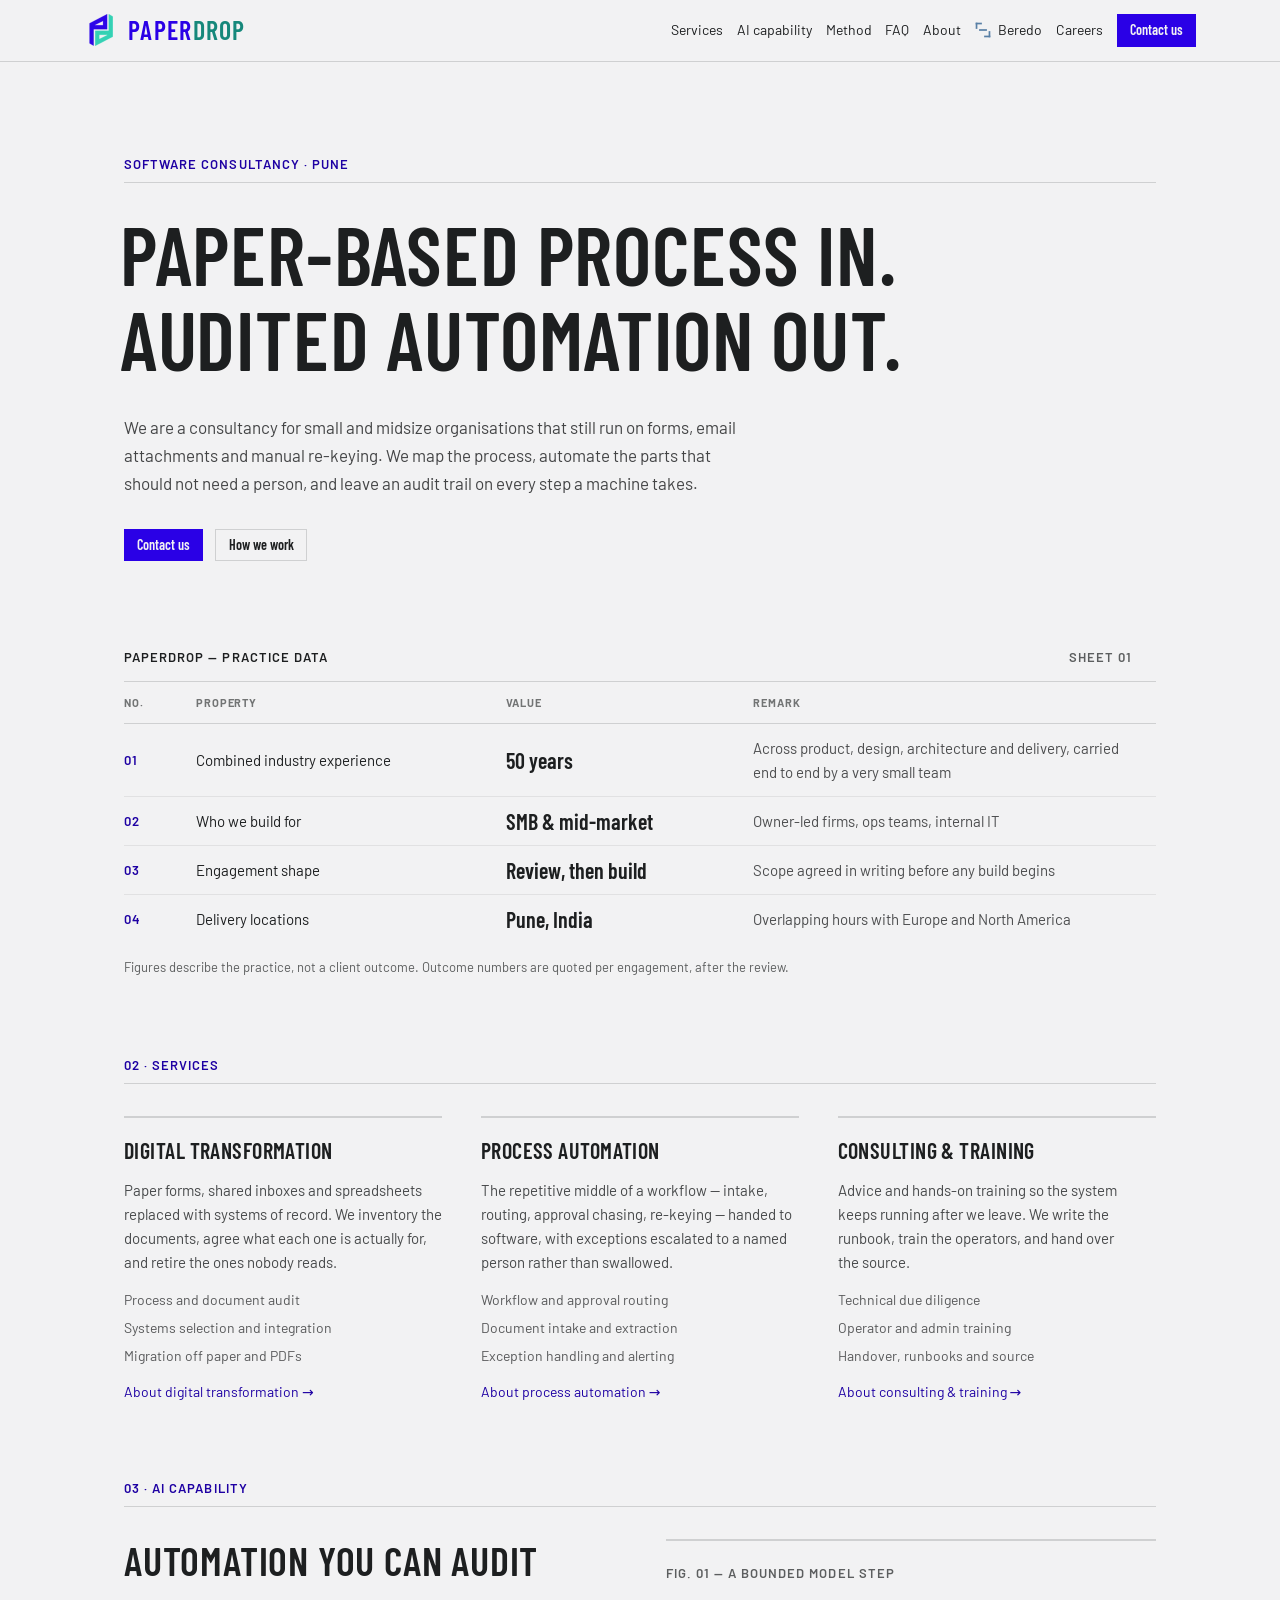
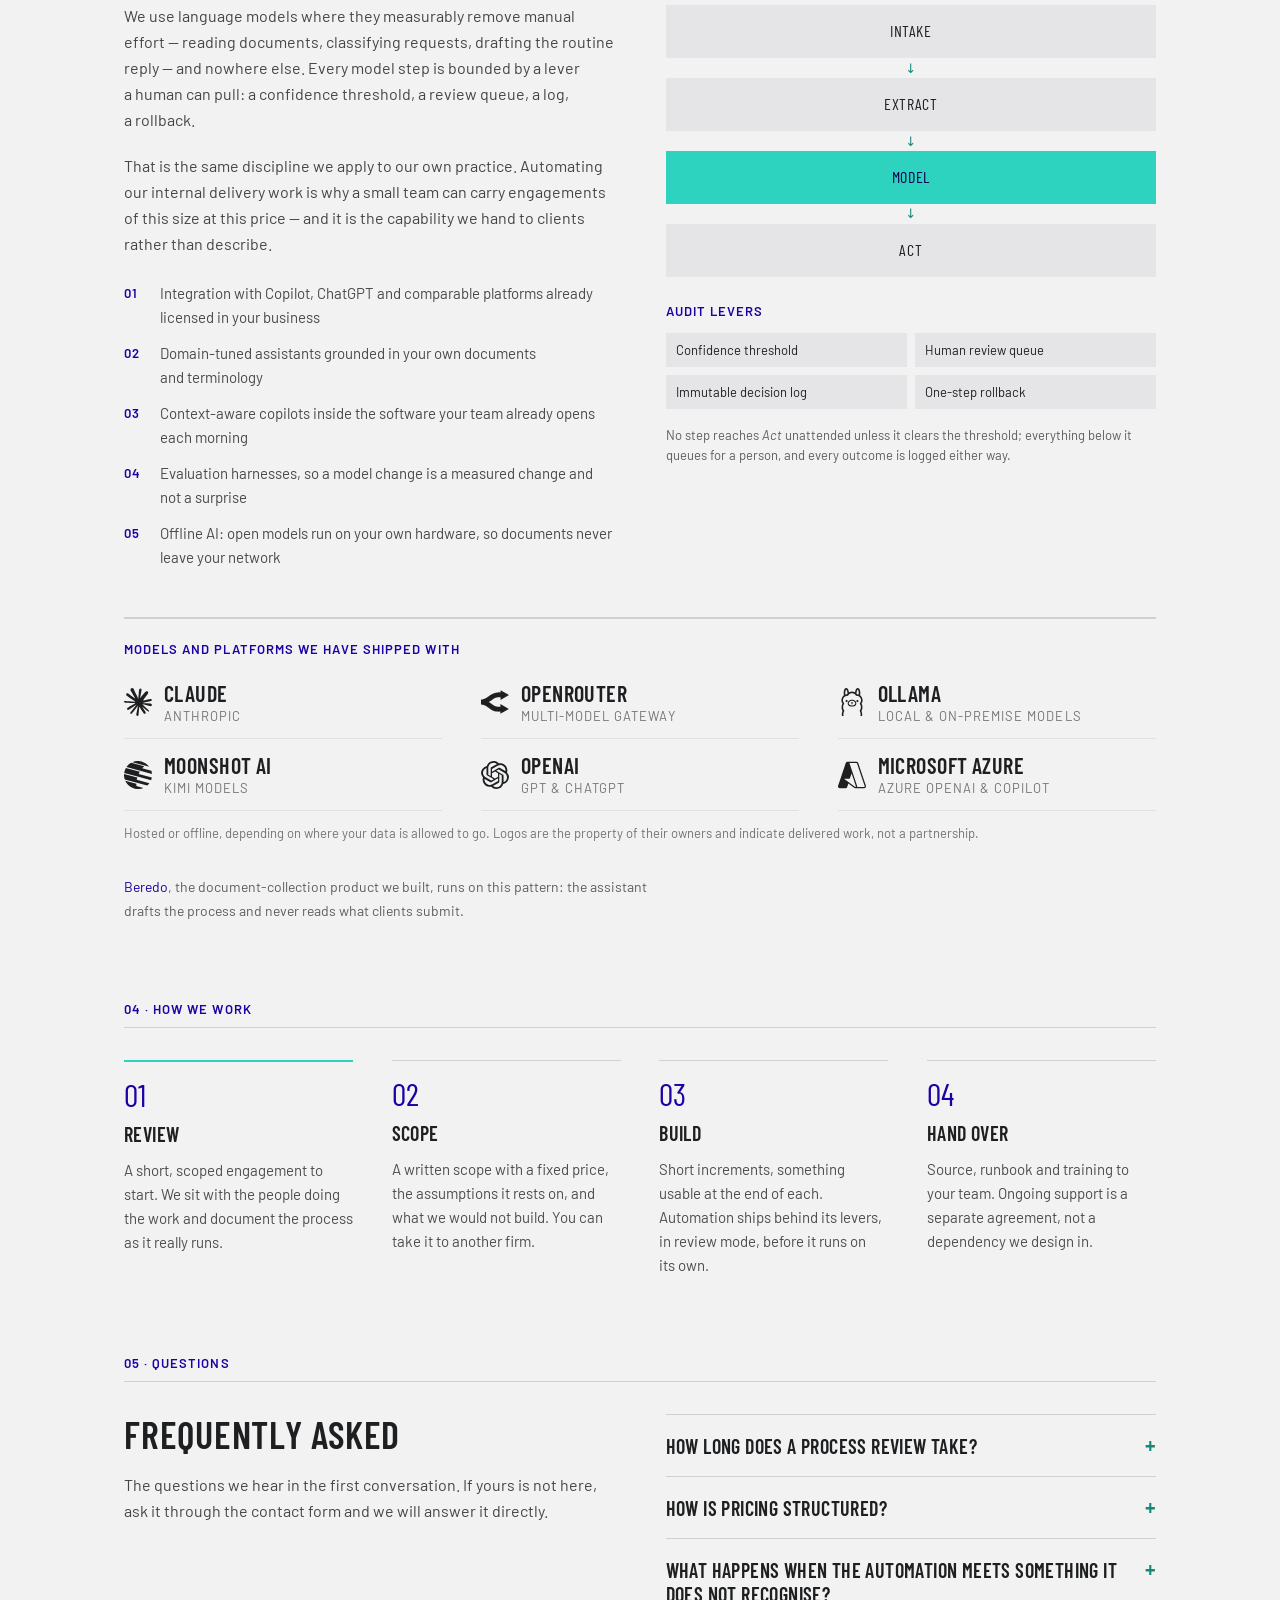
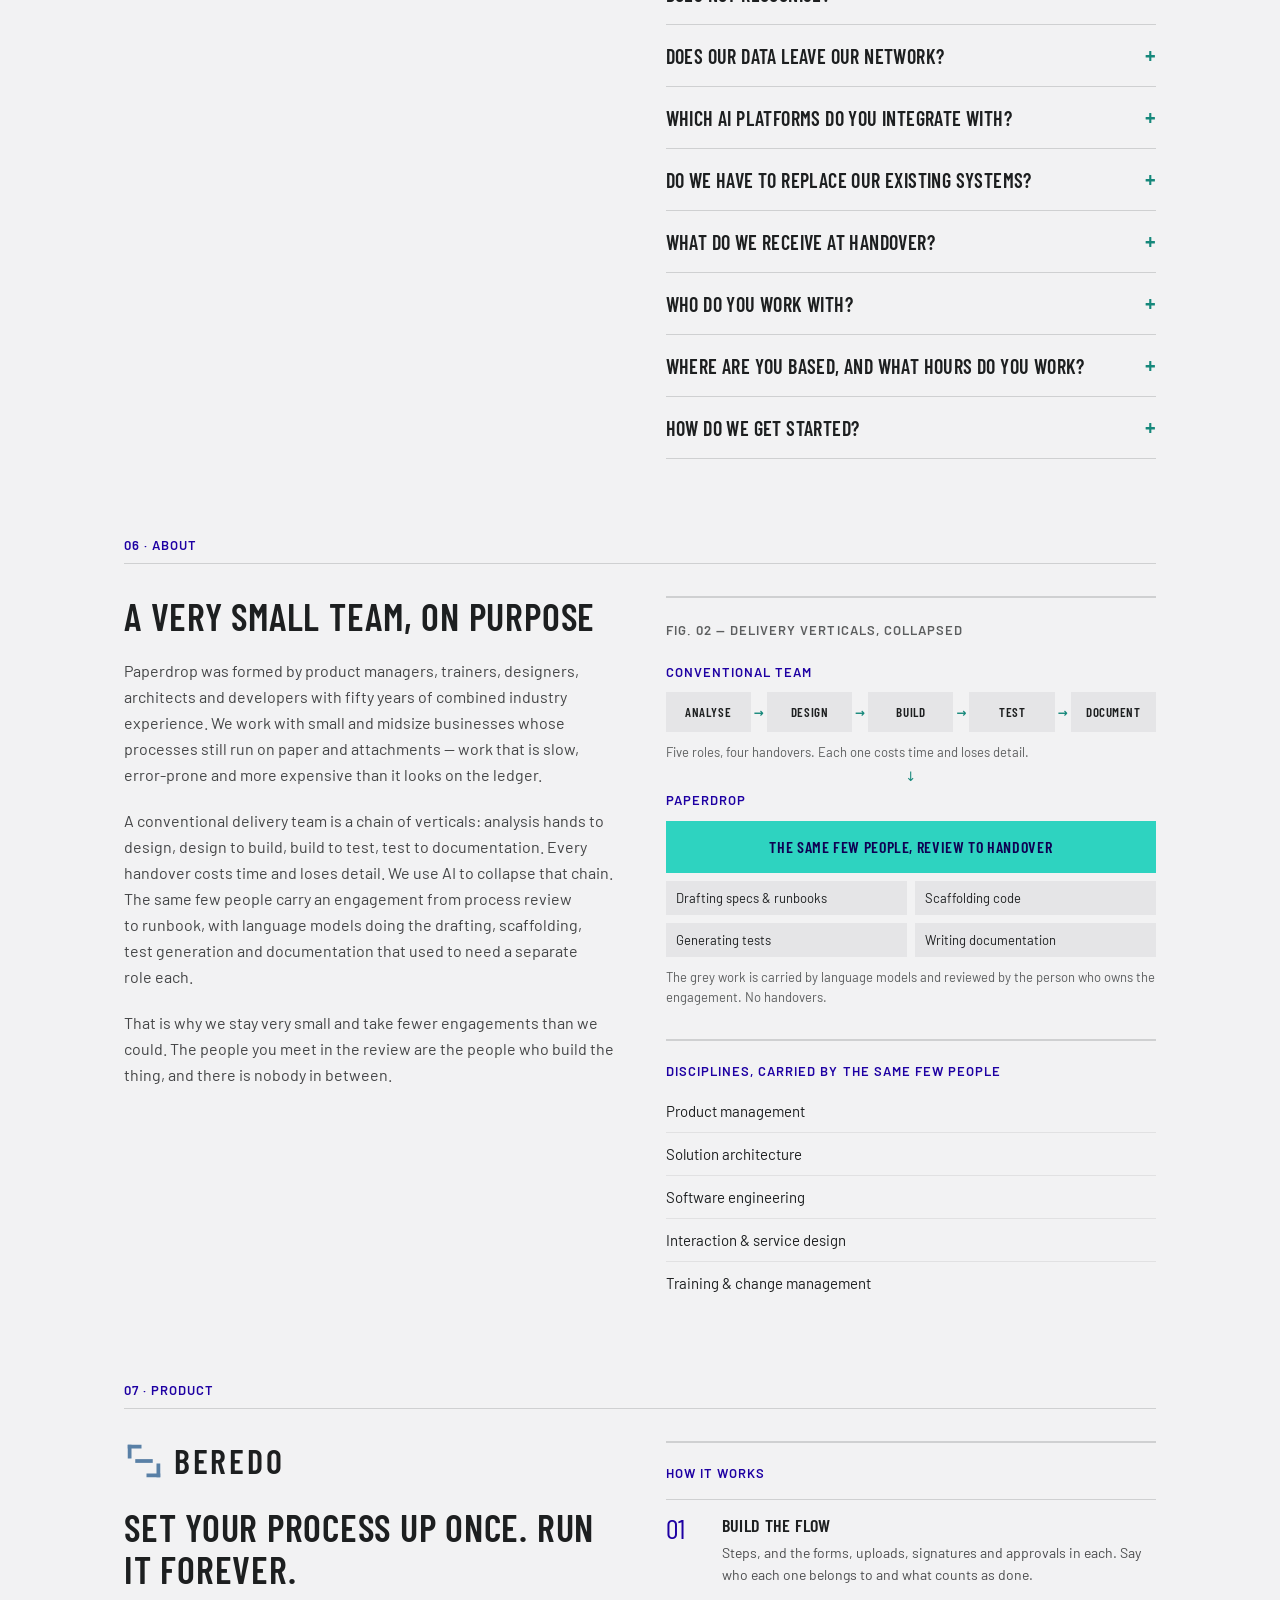
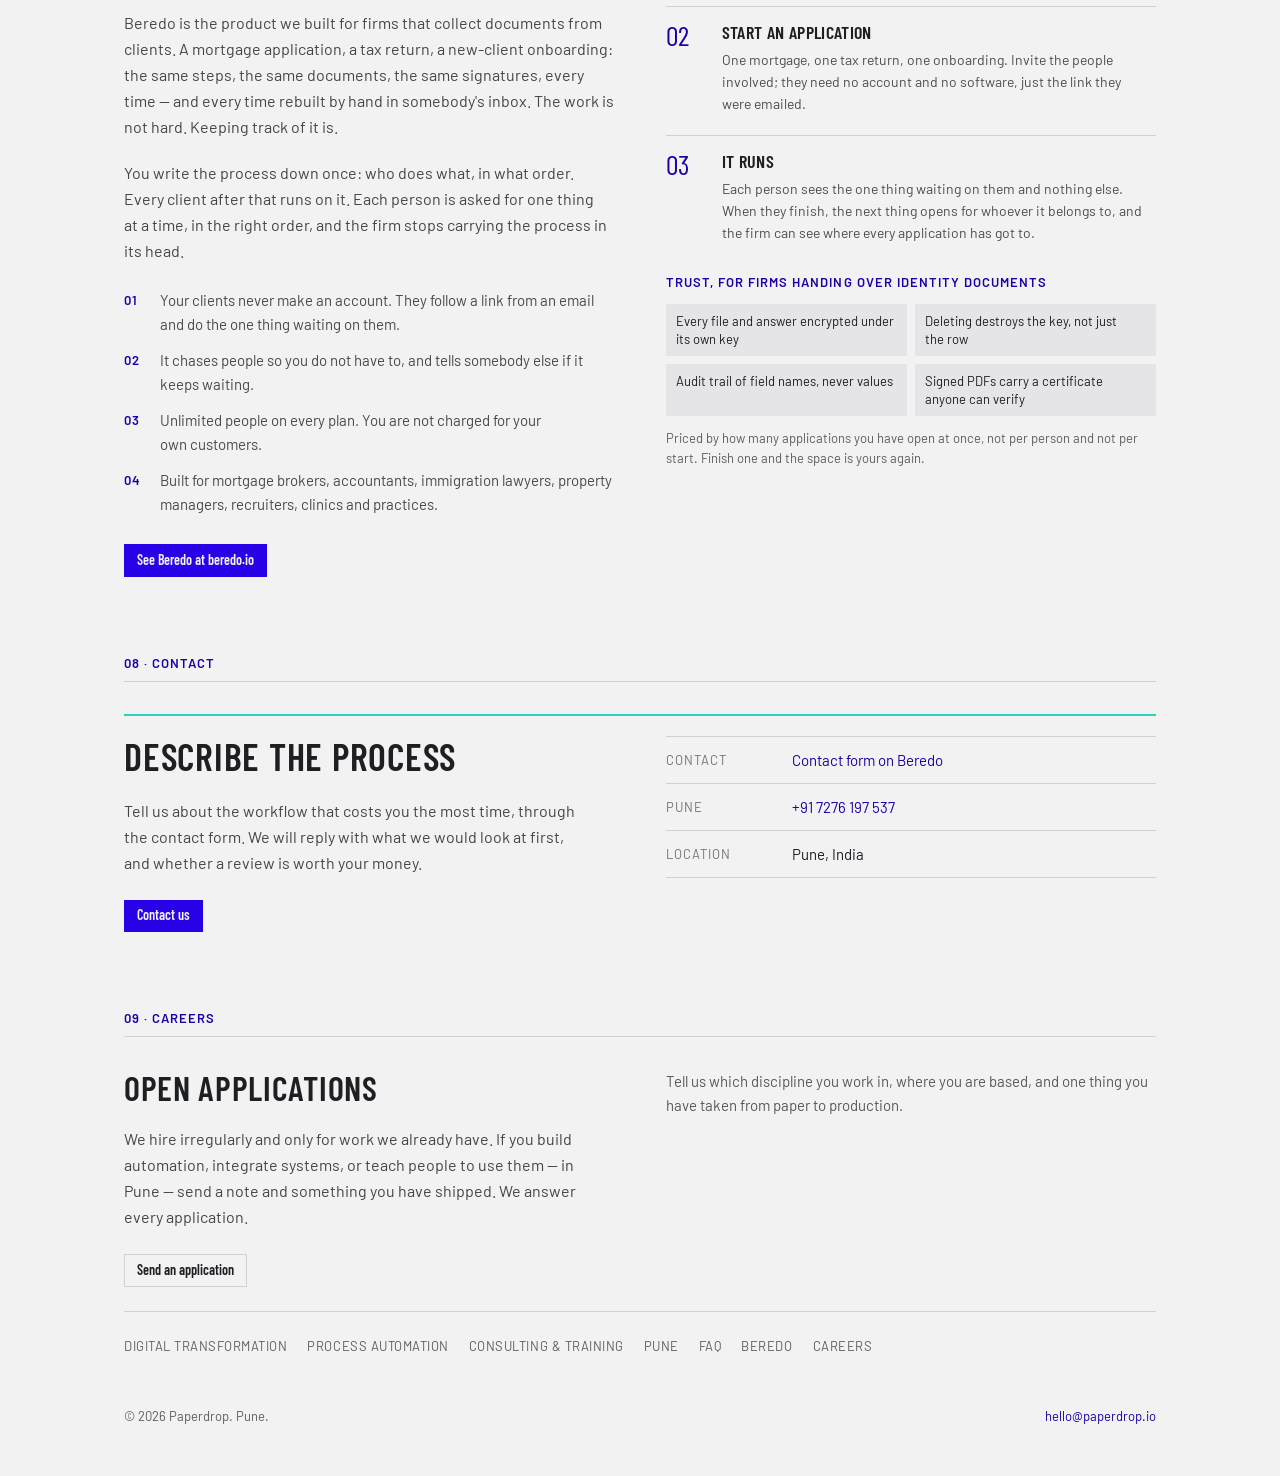
<file: index.html>
<!DOCTYPE html>
<html lang="en">
<head>
<meta charset="utf-8">
<meta name="viewport" content="width=device-width, initial-scale=1">
<title>Paperdrop — process automation &amp; AI consultancy | Pune</title>
<meta name="description" content="Paperdrop is a software consultancy for small and midsize businesses running on paper, forms and manual re-keying. We map the process, automate what should not need a person, and leave an audit trail on every step." />
<meta name="author" content="Paperdrop" />
<meta name="robots" content="index, follow, max-image-preview:large" />
<link rel="canonical" href="https://paperdrop.io/" />
<link rel="icon" type="image/png" href="assets/mark.png" />
<link rel="apple-touch-icon" sizes="180x180" href="assets/apple-touch-icon.png" />
<meta property="og:type" content="website" />
<meta property="og:site_name" content="Paperdrop" />
<meta property="og:url" content="https://paperdrop.io/" />
<meta property="og:title" content="Paperdrop — process automation &amp; AI consultancy" />
<meta property="og:description" content="Paper-based process in, audited automation out. Digital transformation, process automation and AI for small and midsize businesses. Based in Pune, India." />
<meta property="og:image" content="https://paperdrop.io/assets/og.png" />
<meta property="og:image:width" content="1200" />
<meta property="og:image:height" content="630" />
<meta property="og:locale" content="en_CA" />
<meta name="twitter:card" content="summary_large_image" />
<meta name="twitter:title" content="Paperdrop — process automation &amp; AI consultancy" />
<meta name="twitter:description" content="Paper-based process in, audited automation out. Digital transformation, process automation and AI for small and midsize businesses." />
<meta name="twitter:image" content="https://paperdrop.io/assets/og.png" />
<meta name="theme-color" content="#f2f2f3" />
<script type="application/ld+json">
{
  "@context": "https://schema.org",
  "@type": "ProfessionalService",
  "@id": "https://paperdrop.io/#organization",
  "name": "Paperdrop",
  "url": "https://paperdrop.io/",
  "logo": "https://paperdrop.io/assets/mark.png",
  "image": "https://paperdrop.io/assets/og.png",
  "description": "Software consultancy specialising in digital transformation, process automation and auditable AI for small and midsize businesses.",
  "email": "hello@paperdrop.io",
  "sameAs": [
    "https://github.com/paperdropio",
    "https://beredo.io/"
  ],
  "areaServed": ["CA", "US", "IN"],
  "address": [
    { "@type": "PostalAddress", "addressLocality": "Pune", "addressRegion": "MH", "addressCountry": "IN" }
  ],
  "contactPoint": [
    { "@type": "ContactPoint", "contactType": "sales", "telephone": "+91-7276197537", "email": "hello@paperdrop.io", "areaServed": "IN" }
  ],
  "knowsAbout": ["Digital transformation", "Business process automation", "Document automation", "Large language models", "AI integration", "Workflow software"],
  "makesOffer": {
    "@type": "Offer",
    "itemOffered": {
      "@type": "SoftwareApplication",
      "name": "Beredo",
      "url": "https://beredo.io/",
      "applicationCategory": "BusinessApplication",
      "operatingSystem": "Web",
      "description": "Document collection that shows whose turn it is. Set a multi-party process up once and run every client on it; clients follow an emailed link and never make an account."
    }
  },
  "hasOfferCatalog": {
    "@type": "OfferCatalog",
    "name": "Services",
    "itemListElement": [
      { "@type": "Offer", "itemOffered": { "@type": "Service", "name": "Digital transformation", "description": "Paper forms, shared inboxes and spreadsheets replaced with systems of record." } },
      { "@type": "Offer", "itemOffered": { "@type": "Service", "name": "Process automation", "description": "Intake, routing, approval chasing and re-keying handed to software, with exceptions escalated to a named person." } },
      { "@type": "Offer", "itemOffered": { "@type": "Service", "name": "Consulting and training", "description": "Technical due diligence, operator training, runbooks and handover." } },
      { "@type": "Offer", "itemOffered": { "@type": "Service", "name": "AI and LLM integration", "description": "Bounded, auditable model steps integrated with Copilot, ChatGPT, Claude, Azure OpenAI and comparable platforms, hosted or run offline on your own hardware." } }
    ]
  }
}
</script>
<script type="application/ld+json">
{
  "@context": "https://schema.org",
  "@type": "FAQPage",
  "@id": "https://paperdrop.io/#faq",
  "mainEntity": [
    {
      "@type": "Question",
      "name": "How long does a process review take?",
      "acceptedAnswer": {
        "@type": "Answer",
        "text": "A review is deliberately short. We sit with the people doing the work, document the process as it actually runs, and return a written scope. How long that takes depends on how many teams and documents are involved, so we agree the length and price of the review itself before it starts."
      }
    },
    {
      "@type": "Question",
      "name": "How is pricing structured?",
      "acceptedAnswer": {
        "@type": "Answer",
        "text": "The review is priced on its own. It ends with a written scope that carries a fixed price, the assumptions it rests on, and a list of what we would not build. You can take that scope to another firm. Ongoing support after handover is a separate agreement if you want one."
      }
    },
    {
      "@type": "Question",
      "name": "What happens when the automation meets something it does not recognise?",
      "acceptedAnswer": {
        "@type": "Answer",
        "text": "It stops and asks. Every model step runs behind a confidence threshold; anything below it queues for a named person with the context attached, and every outcome, human or machine, is written to an immutable log and can be rolled back in one step. Nothing is silently dropped."
      }
    },
    {
      "@type": "Question",
      "name": "Does our data leave our network?",
      "acceptedAnswer": {
        "@type": "Answer",
        "text": "Only if you decide it can. Where documents must stay on your premises or in your country, we run open models on your own hardware and integrate with the local regions of the platforms you already license. Beredo, our own product, is built so the assistant never reads what clients submit."
      }
    },
    {
      "@type": "Question",
      "name": "Which AI platforms do you integrate with?",
      "acceptedAnswer": {
        "@type": "Answer",
        "text": "The ones already licensed in your business where possible: Microsoft Copilot and Azure OpenAI, ChatGPT and the OpenAI API, Anthropic's Claude, and multi-model gateways such as OpenRouter. For offline work we run open models through Ollama. We have shipped with each of these."
      }
    },
    {
      "@type": "Question",
      "name": "Do we have to replace our existing systems?",
      "acceptedAnswer": {
        "@type": "Answer",
        "text": "Usually not. Digital transformation starts with an inventory of every document, form and spreadsheet in the process and a decision about what each one is for. We retire what nobody reads, keep the systems that are sound, and integrate rather than replace wherever we can."
      }
    },
    {
      "@type": "Question",
      "name": "What do we receive at handover?",
      "acceptedAnswer": {
        "@type": "Answer",
        "text": "Source code, configuration, a runbook for day-to-day operation and exception handling, and training for the operators and administrators who will run it. The system is yours to run without us. We would rather leave a trained team than a support dependency."
      }
    },
    {
      "@type": "Question",
      "name": "Who do you work with?",
      "acceptedAnswer": {
        "@type": "Answer",
        "text": "Small and midsize organisations: owner-led firms, operations teams and internal IT whose processes still run on paper, attachments and manual re-keying. We are a very small team by design and take fewer engagements than we could, so the people you meet in the review are the people who build."
      }
    },
    {
      "@type": "Question",
      "name": "Where are you based, and what hours do you work?",
      "acceptedAnswer": {
        "@type": "Answer",
        "text": "Pune, India, with working hours that overlap Europe and North America. The people you meet in the review are the people who build, and the same log follows the work from first meeting to handover. See the Pune page."
      }
    },
    {
      "@type": "Question",
      "name": "How do we get started?",
      "acceptedAnswer": {
        "@type": "Answer",
        "text": "Describe the workflow that costs you the most time through the contact form. We reply with what we would look at first and an honest view on whether a review is worth your money."
      }
    }
  ]
}
</script>
<link rel="preconnect" href="https://fonts.googleapis.com">
<link rel="preconnect" href="https://fonts.gstatic.com" crossorigin>
<link rel="stylesheet" href="https://fonts.googleapis.com/css2?family=Barlow:wght@400;500;700&family=Barlow+Condensed:wght@400;600&display=swap">
<link rel="stylesheet" href="assets/industry.css">
<link rel="stylesheet" href="assets/site.css">
</head>
<body>

<nav id="top" class="nav" style="position:sticky;top:0;z-index:20;background:var(--color-bg);border-bottom:1px solid var(--color-divider);padding-inline:max(24px, calc((100% - 1160px) / 2 + 24px))">
  <a class="nav-brand" href="#top" aria-label="Paperdrop — back to top" style="display:flex;align-items:center;gap:10px;letter-spacing:0.05em;text-transform:uppercase;font-size:26px">
    <img src="assets/mark-68.png" alt="" width="34" height="34" style="display:block;object-fit:contain" />
    <span><span style="color:var(--color-accent)">Paper</span><span style="color:var(--color-accent-2-700)">drop</span></span>
  </a>
  <a href="#services">Services</a>
  <a href="#ai">AI capability</a>
  <a href="#method">Method</a>
  <a href="#faq">FAQ</a>
  <a href="#about">About</a>
  <a class="nav-product" href="#beredo"><img src="assets/logos/beredo.svg" alt="" width="18" height="18" />Beredo</a>
  <a href="#careers">Careers</a>
  <a class="btn btn-primary" href="https://beredo.io/start/EKQK-JEYX" target="_blank" rel="noopener" style="color:var(--color-bg)">Contact us</a>
</nav>

<div style="max-width:1160px;margin:0 auto;padding:0 clamp(20px,5vw,64px)">

  <section style="padding:96px 0 72px">
    <span style="display:block;font-size:13px;line-height:12px;letter-spacing:0.08em;text-transform:uppercase;font-weight:600;color:var(--color-accent-700);margin:0 0 12px">Software consultancy · Pune</span>
    <hr style="height:1px;border:0;margin:0 0 28px;background:var(--color-divider)" />
    <h1 style="font-family:var(--font-heading);font-weight:var(--font-heading-weight);font-size:clamp(44px,6.4vw,88px);line-height:1.04;letter-spacing:0.01em;text-transform:uppercase;margin:0 0 0 -0.052em">
      <span style="display:block">Paper-based process in.</span>
      <span style="display:block">Audited automation out.</span>
    </h1>
    <p style="font-size:17px;line-height:28px;max-width:62ch;margin:32px 0 0;color:color-mix(in srgb, var(--color-text) 82%, transparent)">
      We are a consultancy for small and midsize organisations that still run on forms, email attachments and manual re-keying. We map the process, automate the parts that should not need a person, and leave an audit trail on every step a machine takes.
    </p>
    <div style="display:flex;gap:12px;flex-wrap:wrap;margin-top:32px">
      <a class="btn btn-primary" href="https://beredo.io/start/EKQK-JEYX" target="_blank" rel="noopener" style="color:var(--color-bg)">Contact us</a>
      <a class="btn btn-secondary" href="#method">How we work</a>
    </div>
  </section>

  <section aria-label="Practice data" style="padding:0 0 80px">
    <div>

      <header style="display:flex;flex-wrap:wrap;align-items:stretch;border-bottom:1px solid var(--color-divider)">
        <span style="flex:1;min-width:16ch;padding:12px 0;font-size:13px;line-height:24px;letter-spacing:0.08em;text-transform:uppercase;font-weight:600">Paperdrop — practice data</span>
        <span style="padding:12px 24px;font-size:13px;line-height:24px;letter-spacing:0.08em;text-transform:uppercase;font-weight:600;white-space:nowrap;color:color-mix(in srgb, var(--color-text) 70%, transparent)">Sheet 01</span>
      </header>
      <div class="table-scroll">
      <table class="table" style="table-layout:fixed">
        <colgroup><col style="width:72px" /><col style="width:30%" /><col style="width:24%" /><col /></colgroup>
        <thead>
          <tr>
            <th scope="col" style="padding:12px 24px 12px 0">No.</th>
            <th scope="col" style="padding:12px 24px 12px 0">Property</th>
            <th scope="col" style="padding:12px 24px 12px 0">Value</th>
            <th scope="col" style="padding:12px 24px 12px 0">Remark</th>
          </tr>
        </thead>
        <tbody>
          <tr>
            <td style="padding:12px 24px 12px 0;font-size:13px;font-weight:600;letter-spacing:0.08em;color:var(--color-accent-700)">01</td>
            <td style="padding:12px 24px 12px 0;font-size:15px;line-height:24px">Combined industry experience</td>
            <td style="padding:12px 24px 12px 0;font-family:var(--font-heading);font-weight:var(--font-heading-weight);font-size:22px;line-height:24px;white-space:nowrap">50 years</td>
            <td style="padding:12px 24px 12px 0;font-size:15px;line-height:24px;color:color-mix(in srgb, var(--color-text) 78%, transparent)">Across product, design, architecture and delivery, carried end to end by a very small team</td>
          </tr>
          <tr>
            <td style="padding:12px 24px 12px 0;font-size:13px;font-weight:600;letter-spacing:0.08em;color:var(--color-accent-700)">02</td>
            <td style="padding:12px 24px 12px 0;font-size:15px;line-height:24px">Who we build for</td>
            <td style="padding:12px 24px 12px 0;font-family:var(--font-heading);font-weight:var(--font-heading-weight);font-size:22px;line-height:24px;white-space:nowrap">SMB &amp; mid-market</td>
            <td style="padding:12px 24px 12px 0;font-size:15px;line-height:24px;color:color-mix(in srgb, var(--color-text) 78%, transparent)">Owner-led firms, ops teams, internal IT</td>
          </tr>
          <tr>
            <td style="padding:12px 24px 12px 0;font-size:13px;font-weight:600;letter-spacing:0.08em;color:var(--color-accent-700)">03</td>
            <td style="padding:12px 24px 12px 0;font-size:15px;line-height:24px">Engagement shape</td>
            <td style="padding:12px 24px 12px 0;font-family:var(--font-heading);font-weight:var(--font-heading-weight);font-size:22px;line-height:24px;white-space:nowrap">Review, then build</td>
            <td style="padding:12px 24px 12px 0;font-size:15px;line-height:24px;color:color-mix(in srgb, var(--color-text) 78%, transparent)">Scope agreed in writing before any build begins</td>
          </tr>
          <tr>
            <td style="padding:12px 24px 12px 0;font-size:13px;font-weight:600;letter-spacing:0.08em;color:var(--color-accent-700);border-bottom:0">04</td>
            <td style="padding:12px 24px 12px 0;font-size:15px;line-height:24px;border-bottom:0">Delivery locations</td>
            <td style="padding:12px 24px 12px 0;font-family:var(--font-heading);font-weight:var(--font-heading-weight);font-size:22px;line-height:24px;white-space:nowrap;border-bottom:0">Pune, India</td>
            <td style="padding:12px 24px 12px 0;font-size:15px;line-height:24px;color:color-mix(in srgb, var(--color-text) 78%, transparent);border-bottom:0">Overlapping hours with Europe and North America</td>
          </tr>
        </tbody>
      </table>
      </div>
      <p style="margin:0;padding:12px 0 0;font-size:13px;line-height:24px;color:color-mix(in srgb, var(--color-text) 70%, transparent)">Figures describe the practice, not a client outcome. Outcome numbers are quoted per engagement, after the review.</p>
    </div>
  </section>

  <section id="services" style="padding:0 0 80px">
    <span style="display:block;font-size:13px;line-height:12px;letter-spacing:0.08em;text-transform:uppercase;font-weight:600;color:var(--color-accent-700);margin:0 0 12px">02 · Services</span>
    <hr style="height:1px;border:0;margin:0 0 32px;background:var(--color-divider)" />
    <div style="display:grid;grid-template-columns:repeat(auto-fit,minmax(260px,1fr));gap:clamp(24px,3vw,48px)">
      <div style="border-top:2px solid var(--color-divider);padding-top:20px">

        <h2 style="font-family:var(--font-heading);font-weight:var(--font-heading-weight);font-size:22px;line-height:24px;letter-spacing:0.02em;text-transform:uppercase;margin:0"><a class="card-link" href="/digital-transformation/">Digital transformation</a></h2>
        <p style="font-size:15px;line-height:24px;margin:16px 0 0;color:color-mix(in srgb, var(--color-text) 80%, transparent)">Paper forms, shared inboxes and spreadsheets replaced with systems of record. We inventory the documents, agree what each one is actually for, and retire the ones nobody reads.</p>
        <ul style="margin:16px 0 0;padding:0;list-style:none;display:grid;gap:8px;font-size:14px;line-height:20px;color:color-mix(in srgb, var(--color-text) 72%, transparent)">
          <li>Process and document audit</li>
          <li>Systems selection and integration</li>
          <li>Migration off paper and PDFs</li>
        </ul>
        <p style="margin:16px 0 0;font-size:14px;line-height:20px"><a href="/digital-transformation/">About digital transformation →</a></p>
      </div>
      <div style="border-top:2px solid var(--color-divider);padding-top:20px">

        <h2 style="font-family:var(--font-heading);font-weight:var(--font-heading-weight);font-size:22px;line-height:24px;letter-spacing:0.02em;text-transform:uppercase;margin:0"><a class="card-link" href="/process-automation/">Process automation</a></h2>
        <p style="font-size:15px;line-height:24px;margin:16px 0 0;color:color-mix(in srgb, var(--color-text) 80%, transparent)">The repetitive middle of a workflow — intake, routing, approval chasing, re-keying — handed to software, with exceptions escalated to a named person rather than swallowed.</p>
        <ul style="margin:16px 0 0;padding:0;list-style:none;display:grid;gap:8px;font-size:14px;line-height:20px;color:color-mix(in srgb, var(--color-text) 72%, transparent)">
          <li>Workflow and approval routing</li>
          <li>Document intake and extraction</li>
          <li>Exception handling and alerting</li>
        </ul>
        <p style="margin:16px 0 0;font-size:14px;line-height:20px"><a href="/process-automation/">About process automation →</a></p>
      </div>
      <div style="border-top:2px solid var(--color-divider);padding-top:20px">

        <h2 style="font-family:var(--font-heading);font-weight:var(--font-heading-weight);font-size:22px;line-height:24px;letter-spacing:0.02em;text-transform:uppercase;margin:0"><a class="card-link" href="/consulting-training/">Consulting &amp; training</a></h2>
        <p style="font-size:15px;line-height:24px;margin:16px 0 0;color:color-mix(in srgb, var(--color-text) 80%, transparent)">Advice and hands-on training so the system keeps running after we leave. We write the runbook, train the operators, and hand over the source.</p>
        <ul style="margin:16px 0 0;padding:0;list-style:none;display:grid;gap:8px;font-size:14px;line-height:20px;color:color-mix(in srgb, var(--color-text) 72%, transparent)">
          <li>Technical due diligence</li>
          <li>Operator and admin training</li>
          <li>Handover, runbooks and source</li>
        </ul>
        <p style="margin:16px 0 0;font-size:14px;line-height:20px"><a href="/consulting-training/">About consulting &amp; training →</a></p>
      </div>
    </div>
  </section>

  <section id="ai" style="padding:0 0 80px">
    <span style="display:block;font-size:13px;line-height:12px;letter-spacing:0.08em;text-transform:uppercase;font-weight:600;color:var(--color-accent-700);margin:0 0 12px">03 · AI capability</span>
    <hr style="height:1px;border:0;margin:0 0 32px;background:var(--color-divider)" />
    <div style="display:grid;grid-template-columns:repeat(auto-fit,minmax(300px,1fr));gap:clamp(24px,4vw,64px);align-items:start">
      <div>
        <h2 style="font-family:var(--font-heading);font-weight:var(--font-heading-weight);font-size:clamp(30px,3.4vw,40px);line-height:1.08;letter-spacing:0.02em;text-transform:uppercase;margin:0">Automation you can audit</h2>
        <p style="font-size:16px;line-height:26px;margin:20px 0 0;color:color-mix(in srgb, var(--color-text) 82%, transparent)">We use language models where they measurably remove manual effort — reading documents, classifying requests, drafting the routine reply — and nowhere else. Every model step is bounded by a lever a human can pull: a confidence threshold, a review queue, a log, a rollback.</p>
        <p style="font-size:16px;line-height:26px;margin:20px 0 0;color:color-mix(in srgb, var(--color-text) 82%, transparent)">That is the same discipline we apply to our own practice. Automating our internal delivery work is why a small team can carry engagements of this size at this price — and it is the capability we hand to clients rather than describe.</p>
        <ul style="margin:24px 0 0;padding:0;list-style:none;display:grid;gap:12px;font-size:15px;line-height:24px;color:color-mix(in srgb, var(--color-text) 80%, transparent)">
          <li style="display:grid;grid-template-columns:28px 1fr;gap:8px"><span style="color:var(--color-accent-700);font-weight:600;font-size:13px;letter-spacing:0.08em">01</span><span>Integration with Copilot, ChatGPT and comparable platforms already licensed in your business</span></li>
          <li style="display:grid;grid-template-columns:28px 1fr;gap:8px"><span style="color:var(--color-accent-700);font-weight:600;font-size:13px;letter-spacing:0.08em">02</span><span>Domain-tuned assistants grounded in your own documents and terminology</span></li>
          <li style="display:grid;grid-template-columns:28px 1fr;gap:8px"><span style="color:var(--color-accent-700);font-weight:600;font-size:13px;letter-spacing:0.08em">03</span><span>Context-aware copilots inside the software your team already opens each morning</span></li>
          <li style="display:grid;grid-template-columns:28px 1fr;gap:8px"><span style="color:var(--color-accent-700);font-weight:600;font-size:13px;letter-spacing:0.08em">04</span><span>Evaluation harnesses, so a model change is a measured change and not a surprise</span></li>
          <li style="display:grid;grid-template-columns:28px 1fr;gap:8px"><span style="color:var(--color-accent-700);font-weight:600;font-size:13px;letter-spacing:0.08em">05</span><span>Offline AI: open models run on your own hardware, so documents never leave your network</span></li>
        </ul>
      </div>
      <figure style="margin:0;padding-top:20px;border-top:2px solid var(--color-divider)">

        <figcaption style="font-size:13px;line-height:24px;letter-spacing:0.08em;text-transform:uppercase;font-weight:600;color:color-mix(in srgb, var(--color-text) 70%, transparent);margin:0 0 20px">Fig. 01 — a bounded model step</figcaption>
        <div style="display:grid;gap:0;justify-items:stretch">
          <div style="background:color-mix(in srgb, var(--color-text) 6%, transparent);padding:14px;text-align:center;font-family:var(--font-heading);font-size:16px;letter-spacing:0.04em;text-transform:uppercase">Intake</div>
          <div style="height:20px;display:flex;align-items:center;justify-content:center;color:var(--color-accent-2-700);font-size:13px;line-height:1">↓</div>
          <div style="background:color-mix(in srgb, var(--color-text) 6%, transparent);padding:14px;text-align:center;font-family:var(--font-heading);font-size:16px;letter-spacing:0.04em;text-transform:uppercase">Extract</div>
          <div style="height:20px;display:flex;align-items:center;justify-content:center;color:var(--color-accent-2-700);font-size:13px;line-height:1">↓</div>
          <div style="color:var(--color-accent-900);background:var(--color-accent-2);padding:14px;text-align:center;font-family:var(--font-heading);font-size:16px;letter-spacing:0.04em;text-transform:uppercase">Model</div>
          <div style="height:20px;display:flex;align-items:center;justify-content:center;color:var(--color-accent-2-700);font-size:13px;line-height:1">↓</div>
          <div style="background:color-mix(in srgb, var(--color-text) 6%, transparent);padding:14px;text-align:center;font-family:var(--font-heading);font-size:16px;letter-spacing:0.04em;text-transform:uppercase">Act</div>
        </div>
        <div style="margin-top:24px">
          <span style="display:block;font-size:13px;letter-spacing:0.08em;text-transform:uppercase;font-weight:600;color:var(--color-accent-700);margin-bottom:12px">Audit levers</span>
          <div style="display:grid;grid-template-columns:repeat(2,1fr);gap:8px">
            <span style="background:color-mix(in srgb, var(--color-text) 6%, transparent);padding:8px 10px;font-size:13px;line-height:18px">Confidence threshold</span>
            <span style="background:color-mix(in srgb, var(--color-text) 6%, transparent);padding:8px 10px;font-size:13px;line-height:18px">Human review queue</span>
            <span style="background:color-mix(in srgb, var(--color-text) 6%, transparent);padding:8px 10px;font-size:13px;line-height:18px">Immutable decision log</span>
            <span style="background:color-mix(in srgb, var(--color-text) 6%, transparent);padding:8px 10px;font-size:13px;line-height:18px">One-step rollback</span>
          </div>
        </div>
        <p style="margin:16px 0 0;font-size:13px;line-height:20px;color:color-mix(in srgb, var(--color-text) 70%, transparent)">No step reaches <em>Act</em> unattended unless it clears the threshold; everything below it queues for a person, and every outcome is logged either way.</p>
      </figure>
    </div>
    <div style="margin-top:48px;padding-top:20px;border-top:2px solid var(--color-divider)">
      <span style="display:block;font-size:13px;letter-spacing:0.08em;text-transform:uppercase;font-weight:600;color:var(--color-accent-700);margin-bottom:8px">Models and platforms we have shipped with</span>
      <ul class="logo-strip">
        <li><img src="assets/logos/claude.svg" alt="Claude logo" width="28" height="28" /><span><b>Claude</b><small>Anthropic</small></span></li>
        <li><img src="assets/logos/openrouter.svg" alt="OpenRouter logo" width="28" height="28" /><span><b>OpenRouter</b><small>Multi-model gateway</small></span></li>
        <li><img src="assets/logos/ollama.svg" alt="Ollama logo" width="28" height="28" /><span><b>Ollama</b><small>Local &amp; on-premise models</small></span></li>
        <li><img src="assets/logos/moonshot.svg" alt="Moonshot AI logo" width="28" height="28" /><span><b>Moonshot AI</b><small>Kimi models</small></span></li>
        <li><img src="assets/logos/openai.svg" alt="OpenAI logo" width="28" height="28" /><span><b>OpenAI</b><small>GPT &amp; ChatGPT</small></span></li>
        <li><img src="assets/logos/azure.svg" alt="Microsoft Azure logo" width="28" height="28" /><span><b>Microsoft Azure</b><small>Azure OpenAI &amp; Copilot</small></span></li>
      </ul>
      <p style="margin:12px 0 0;font-size:13px;line-height:20px;color:color-mix(in srgb, var(--color-text) 60%, transparent)">Hosted or offline, depending on where your data is allowed to go. Logos are the property of their owners and indicate delivered work, not a partnership.</p>
    </div>
    <p style="font-size:14px;line-height:24px;margin:32px 0 0;color:color-mix(in srgb, var(--color-text) 70%, transparent);max-width:70ch"><a href="#beredo">Beredo</a>, the document-collection product we built, runs on this pattern: the assistant drafts the process and never reads what clients submit.</p>
  </section>

  <section id="method" style="padding:0 0 80px">
    <span style="display:block;font-size:13px;line-height:12px;letter-spacing:0.08em;text-transform:uppercase;font-weight:600;color:var(--color-accent-700);margin:0 0 12px">04 · How we work</span>
    <hr style="height:1px;border:0;margin:0 0 32px;background:var(--color-divider)" />
    <div style="display:grid;grid-template-columns:repeat(auto-fit,minmax(220px,1fr));gap:clamp(24px,3vw,40px)">
      <div style="border-top:2px solid var(--color-accent-2);padding-top:16px">
        <span style="display:block;font-family:var(--font-heading);font-size:32px;line-height:1;color:var(--color-accent-700)">01</span>
        <h3 style="font-family:var(--font-heading);font-weight:var(--font-heading-weight);font-size:20px;line-height:24px;letter-spacing:0.02em;text-transform:uppercase;margin:12px 0 0">Review</h3>
        <p style="font-size:15px;line-height:24px;margin:12px 0 0;color:color-mix(in srgb, var(--color-text) 78%, transparent)">A short, scoped engagement to start. We sit with the people doing the work and document the process as it really runs.</p>
      </div>
      <div style="border-top:1px solid var(--color-divider);padding-top:16px">
        <span style="display:block;font-family:var(--font-heading);font-size:32px;line-height:1;color:var(--color-accent-700)">02</span>
        <h3 style="font-family:var(--font-heading);font-weight:var(--font-heading-weight);font-size:20px;line-height:24px;letter-spacing:0.02em;text-transform:uppercase;margin:12px 0 0">Scope</h3>
        <p style="font-size:15px;line-height:24px;margin:12px 0 0;color:color-mix(in srgb, var(--color-text) 78%, transparent)">A written scope with a fixed price, the assumptions it rests on, and what we would not build. You can take it to another firm.</p>
      </div>
      <div style="border-top:1px solid var(--color-divider);padding-top:16px">
        <span style="display:block;font-family:var(--font-heading);font-size:32px;line-height:1;color:var(--color-accent-700)">03</span>
        <h3 style="font-family:var(--font-heading);font-weight:var(--font-heading-weight);font-size:20px;line-height:24px;letter-spacing:0.02em;text-transform:uppercase;margin:12px 0 0">Build</h3>
        <p style="font-size:15px;line-height:24px;margin:12px 0 0;color:color-mix(in srgb, var(--color-text) 78%, transparent)">Short increments, something usable at the end of each. Automation ships behind its levers, in review mode, before it runs on its own.</p>
      </div>
      <div style="border-top:1px solid var(--color-divider);padding-top:16px">
        <span style="display:block;font-family:var(--font-heading);font-size:32px;line-height:1;color:var(--color-accent-700)">04</span>
        <h3 style="font-family:var(--font-heading);font-weight:var(--font-heading-weight);font-size:20px;line-height:24px;letter-spacing:0.02em;text-transform:uppercase;margin:12px 0 0">Hand over</h3>
        <p style="font-size:15px;line-height:24px;margin:12px 0 0;color:color-mix(in srgb, var(--color-text) 78%, transparent)">Source, runbook and training to your team. Ongoing support is a separate agreement, not a dependency we design in.</p>
      </div>
    </div>
  </section>

  <section id="faq" style="padding:0 0 80px">
    <span style="display:block;font-size:13px;line-height:12px;letter-spacing:0.08em;text-transform:uppercase;font-weight:600;color:var(--color-accent-700);margin:0 0 12px">05 · Questions</span>
    <hr style="height:1px;border:0;margin:0 0 32px;background:var(--color-divider)" />
    <div class="two-col">
      <div>
        <h2 class="h-section">Frequently asked</h2>
        <p class="body">The questions we hear in the first conversation. If yours is not here, ask it through the contact form and we will answer it directly.</p>
      </div>
      <div class="faq">
      <details>
        <summary>How long does a process review take?</summary>
        <p>A review is deliberately short. We sit with the people doing the work, document the process as it actually runs, and return a written scope. How long that takes depends on how many teams and documents are involved, so we agree the length and price of the review itself before it starts.</p>
      </details>
      <details>
        <summary>How is pricing structured?</summary>
        <p>The review is priced on its own. It ends with a written scope that carries a fixed price, the assumptions it rests on, and a list of what we would not build. You can take that scope to another firm. Ongoing support after handover is a separate agreement if you want one.</p>
      </details>
      <details>
        <summary>What happens when the automation meets something it does not recognise?</summary>
        <p>It stops and asks. Every model step runs behind a confidence threshold; anything below it queues for a named person with the context attached, and every outcome, human or machine, is written to an immutable log and can be rolled back in one step. Nothing is silently dropped.</p>
      </details>
      <details>
        <summary>Does our data leave our network?</summary>
        <p>Only if you decide it can. Where documents must stay on your premises or in your country, we run open models on your own hardware and integrate with the local regions of the platforms you already license. Beredo, our own product, is built so the assistant never reads what clients submit.</p>
      </details>
      <details>
        <summary>Which AI platforms do you integrate with?</summary>
        <p>The ones already licensed in your business where possible: Microsoft Copilot and Azure OpenAI, ChatGPT and the OpenAI API, Anthropic's Claude, and multi-model gateways such as OpenRouter. For offline work we run open models through Ollama. We have shipped with each of these.</p>
      </details>
      <details>
        <summary>Do we have to replace our existing systems?</summary>
        <p>Usually not. Digital transformation starts with an inventory of every document, form and spreadsheet in the process and a decision about what each one is for. We retire what nobody reads, keep the systems that are sound, and integrate rather than replace wherever we can.</p>
      </details>
      <details>
        <summary>What do we receive at handover?</summary>
        <p>Source code, configuration, a runbook for day-to-day operation and exception handling, and training for the operators and administrators who will run it. The system is yours to run without us. We would rather leave a trained team than a support dependency.</p>
      </details>
      <details>
        <summary>Who do you work with?</summary>
        <p>Small and midsize organisations: owner-led firms, operations teams and internal IT whose processes still run on paper, attachments and manual re-keying. We are a very small team by design and take fewer engagements than we could, so the people you meet in the review are the people who build.</p>
      </details>
      <details>
        <summary>Where are you based, and what hours do you work?</summary>
        <p>Pune, India, with working hours that overlap Europe and North America. The people you meet in the review are the people who build, and the same log follows the work from first meeting to handover. See the <a href="/pune/">Pune</a> page.</p>
      </details>
      <details>
        <summary>How do we get started?</summary>
        <p>Describe the workflow that costs you the most time through the <a href="https://beredo.io/start/EKQK-JEYX" target="_blank" rel="noopener">contact form</a>. We reply with what we would look at first and an honest view on whether a review is worth your money.</p>
      </details>
      </div>
    </div>
  </section>

  <section id="about" style="padding:0 0 80px">
    <span style="display:block;font-size:13px;line-height:12px;letter-spacing:0.08em;text-transform:uppercase;font-weight:600;color:var(--color-accent-700);margin:0 0 12px">06 · About</span>
    <hr style="height:1px;border:0;margin:0 0 32px;background:var(--color-divider)" />
    <div style="display:grid;grid-template-columns:repeat(auto-fit,minmax(300px,1fr));gap:clamp(24px,4vw,64px);align-items:start">
      <div>
        <h2 style="font-family:var(--font-heading);font-weight:var(--font-heading-weight);font-size:clamp(28px,3.2vw,38px);line-height:1.1;letter-spacing:0.02em;text-transform:uppercase;margin:0">A very small team, on purpose</h2>
        <p style="font-size:16px;line-height:26px;margin:20px 0 0;color:color-mix(in srgb, var(--color-text) 82%, transparent)">Paperdrop was formed by product managers, trainers, designers, architects and developers with fifty years of combined industry experience. We work with small and midsize businesses whose processes still run on paper and attachments — work that is slow, error-prone and more expensive than it looks on the ledger.</p>
        <p style="font-size:16px;line-height:26px;margin:20px 0 0;color:color-mix(in srgb, var(--color-text) 82%, transparent)">A conventional delivery team is a chain of verticals: analysis hands to design, design to build, build to test, test to documentation. Every handover costs time and loses detail. We use AI to collapse that chain. The same few people carry an engagement from process review to runbook, with language models doing the drafting, scaffolding, test generation and documentation that used to need a separate role each.</p>
        <p style="font-size:16px;line-height:26px;margin:20px 0 0;color:color-mix(in srgb, var(--color-text) 82%, transparent)">That is why we stay very small and take fewer engagements than we could. The people you meet in the review are the people who build the thing, and there is nobody in between.</p>
      </div>
      <div>
        <figure style="margin:0;padding-top:20px;border-top:2px solid var(--color-divider)">
          <figcaption style="font-size:13px;line-height:24px;letter-spacing:0.08em;text-transform:uppercase;font-weight:600;color:color-mix(in srgb, var(--color-text) 70%, transparent);margin:0 0 20px">Fig. 02 — delivery verticals, collapsed</figcaption>

          <span style="display:block;font-size:13px;letter-spacing:0.08em;text-transform:uppercase;font-weight:600;color:var(--color-accent-700);margin-bottom:10px">Conventional team</span>
          <div class="chain">
            <span>Analyse</span><span>Design</span><span>Build</span><span>Test</span><span>Document</span>
          </div>
          <p style="margin:10px 0 0;font-size:13px;line-height:20px;color:color-mix(in srgb, var(--color-text) 70%, transparent)">Five roles, four handovers. Each one costs time and loses detail.</p>

          <div style="height:28px;display:flex;align-items:center;justify-content:center;color:var(--color-accent-2-700);font-size:13px;line-height:1">↓</div>

          <span style="display:block;font-size:13px;letter-spacing:0.08em;text-transform:uppercase;font-weight:600;color:var(--color-accent-700);margin-bottom:10px">Paperdrop</span>
          <div style="color:var(--color-accent-900);background:var(--color-accent-2);padding:14px;text-align:center;font-family:var(--font-heading);font-weight:var(--font-heading-weight);font-size:16px;letter-spacing:0.04em;text-transform:uppercase">The same few people, review to handover</div>
          <div style="margin-top:8px;display:grid;grid-template-columns:repeat(2,1fr);gap:8px">
            <span style="background:color-mix(in srgb, var(--color-text) 6%, transparent);padding:8px 10px;font-size:13px;line-height:18px">Drafting specs &amp; runbooks</span>
            <span style="background:color-mix(in srgb, var(--color-text) 6%, transparent);padding:8px 10px;font-size:13px;line-height:18px">Scaffolding code</span>
            <span style="background:color-mix(in srgb, var(--color-text) 6%, transparent);padding:8px 10px;font-size:13px;line-height:18px">Generating tests</span>
            <span style="background:color-mix(in srgb, var(--color-text) 6%, transparent);padding:8px 10px;font-size:13px;line-height:18px">Writing documentation</span>
          </div>
          <p style="margin:10px 0 0;font-size:13px;line-height:20px;color:color-mix(in srgb, var(--color-text) 70%, transparent)">The grey work is carried by language models and reviewed by the person who owns the engagement. No handovers.</p>
        </figure>

        <div style="margin-top:32px;border-top:2px solid var(--color-divider);padding-top:20px">
        <span style="display:block;font-size:13px;letter-spacing:0.08em;text-transform:uppercase;font-weight:600;color:var(--color-accent-700);margin-bottom:8px">Disciplines, carried by the same few people</span>
        <div style="display:grid;gap:0">
          <span style="padding:10px 0;border-bottom:1px solid color-mix(in srgb, var(--color-text) 8%, transparent);font-size:15px;line-height:22px">Product management</span>
          <span style="padding:10px 0;border-bottom:1px solid color-mix(in srgb, var(--color-text) 8%, transparent);font-size:15px;line-height:22px">Solution architecture</span>
          <span style="padding:10px 0;border-bottom:1px solid color-mix(in srgb, var(--color-text) 8%, transparent);font-size:15px;line-height:22px">Software engineering</span>
          <span style="padding:10px 0;border-bottom:1px solid color-mix(in srgb, var(--color-text) 8%, transparent);font-size:15px;line-height:22px">Interaction &amp; service design</span>
          <span style="padding:10px 0;font-size:15px;line-height:22px">Training &amp; change management</span>
        </div>
        </div>
      </div>
    </div>
  </section>


  <section id="beredo" style="padding:0 0 80px">
    <span style="display:block;font-size:13px;line-height:12px;letter-spacing:0.08em;text-transform:uppercase;font-weight:600;color:var(--color-accent-700);margin:0 0 12px">07 · Product</span>
    <hr style="height:1px;border:0;margin:0 0 32px;background:var(--color-divider)" />
    <div style="display:grid;grid-template-columns:repeat(auto-fit,minmax(300px,1fr));gap:clamp(24px,4vw,64px);align-items:start">
      <div>
        <a class="beredo-brand" href="https://beredo.io" target="_blank" rel="noopener" aria-label="Beredo (opens beredo.io)"><img src="assets/logos/beredo.svg" alt="" width="40" height="40" />Beredo</a>
        <h2 style="font-family:var(--font-heading);font-weight:var(--font-heading-weight);font-size:clamp(28px,3.2vw,38px);line-height:1.1;letter-spacing:0.02em;text-transform:uppercase;margin:20px 0 0">Set your process up once. Run it forever.</h2>
        <p style="font-size:16px;line-height:26px;margin:20px 0 0;color:color-mix(in srgb, var(--color-text) 82%, transparent)">Beredo is the product we built for firms that collect documents from clients. A mortgage application, a tax return, a new-client onboarding: the same steps, the same documents, the same signatures, every time — and every time rebuilt by hand in somebody's inbox. The work is not hard. Keeping track of it is.</p>
        <p style="font-size:16px;line-height:26px;margin:20px 0 0;color:color-mix(in srgb, var(--color-text) 82%, transparent)">You write the process down once: who does what, in what order. Every client after that runs on it. Each person is asked for one thing at a time, in the right order, and the firm stops carrying the process in its head.</p>
        <ul style="margin:24px 0 0;padding:0;list-style:none;display:grid;gap:12px;font-size:15px;line-height:24px;color:color-mix(in srgb, var(--color-text) 80%, transparent)">
          <li style="display:grid;grid-template-columns:28px 1fr;gap:8px"><span style="color:var(--color-accent-700);font-weight:600;font-size:13px;letter-spacing:0.08em">01</span><span>Your clients never make an account. They follow a link from an email and do the one thing waiting on them.</span></li>
          <li style="display:grid;grid-template-columns:28px 1fr;gap:8px"><span style="color:var(--color-accent-700);font-weight:600;font-size:13px;letter-spacing:0.08em">02</span><span>It chases people so you do not have to, and tells somebody else if it keeps waiting.</span></li>
          <li style="display:grid;grid-template-columns:28px 1fr;gap:8px"><span style="color:var(--color-accent-700);font-weight:600;font-size:13px;letter-spacing:0.08em">03</span><span>Unlimited people on every plan. You are not charged for your own customers.</span></li>
          <li style="display:grid;grid-template-columns:28px 1fr;gap:8px"><span style="color:var(--color-accent-700);font-weight:600;font-size:13px;letter-spacing:0.08em">04</span><span>Built for mortgage brokers, accountants, immigration lawyers, property managers, recruiters, clinics and practices.</span></li>
        </ul>
        <a class="btn btn-primary" href="https://beredo.io" target="_blank" rel="noopener" style="margin-top:28px;color:var(--color-bg)">See Beredo at beredo.io</a>
      </div>
      <div>
        <div style="border-top:2px solid var(--color-divider);padding-top:20px">
          <span style="display:block;font-size:13px;letter-spacing:0.08em;text-transform:uppercase;font-weight:600;color:var(--color-accent-700);margin-bottom:16px">How it works</span>
          <div style="display:grid;gap:20px">
            <div style="border-top:1px solid var(--color-divider);padding-top:14px;display:grid;grid-template-columns:44px 1fr;gap:12px">
              <span style="font-family:var(--font-heading);font-size:28px;line-height:1;color:var(--color-accent-700)">01</span>
              <div>
                <h3 style="font-family:var(--font-heading);font-weight:var(--font-heading-weight);font-size:18px;line-height:22px;letter-spacing:0.02em;text-transform:uppercase;margin:0">Build the flow</h3>
                <p style="font-size:14px;line-height:22px;margin:6px 0 0;color:color-mix(in srgb, var(--color-text) 78%, transparent)">Steps, and the forms, uploads, signatures and approvals in each. Say who each one belongs to and what counts as done.</p>
              </div>
            </div>
            <div style="border-top:1px solid var(--color-divider);padding-top:14px;display:grid;grid-template-columns:44px 1fr;gap:12px">
              <span style="font-family:var(--font-heading);font-size:28px;line-height:1;color:var(--color-accent-700)">02</span>
              <div>
                <h3 style="font-family:var(--font-heading);font-weight:var(--font-heading-weight);font-size:18px;line-height:22px;letter-spacing:0.02em;text-transform:uppercase;margin:0">Start an application</h3>
                <p style="font-size:14px;line-height:22px;margin:6px 0 0;color:color-mix(in srgb, var(--color-text) 78%, transparent)">One mortgage, one tax return, one onboarding. Invite the people involved; they need no account and no software, just the link they were emailed.</p>
              </div>
            </div>
            <div style="border-top:1px solid var(--color-divider);padding-top:14px;display:grid;grid-template-columns:44px 1fr;gap:12px">
              <span style="font-family:var(--font-heading);font-size:28px;line-height:1;color:var(--color-accent-700)">03</span>
              <div>
                <h3 style="font-family:var(--font-heading);font-weight:var(--font-heading-weight);font-size:18px;line-height:22px;letter-spacing:0.02em;text-transform:uppercase;margin:0">It runs</h3>
                <p style="font-size:14px;line-height:22px;margin:6px 0 0;color:color-mix(in srgb, var(--color-text) 78%, transparent)">Each person sees the one thing waiting on them and nothing else. When they finish, the next thing opens for whoever it belongs to, and the firm can see where every application has got to.</p>
              </div>
            </div>
          </div>
        </div>
        <div style="margin-top:28px">
          <span style="display:block;font-size:13px;letter-spacing:0.08em;text-transform:uppercase;font-weight:600;color:var(--color-accent-700);margin-bottom:12px">Trust, for firms handing over identity documents</span>
          <div style="display:grid;grid-template-columns:repeat(2,1fr);gap:8px">
            <span style="background:color-mix(in srgb, var(--color-text) 6%, transparent);padding:8px 10px;font-size:13px;line-height:18px">Every file and answer encrypted under its own key</span>
            <span style="background:color-mix(in srgb, var(--color-text) 6%, transparent);padding:8px 10px;font-size:13px;line-height:18px">Deleting destroys the key, not just the row</span>
            <span style="background:color-mix(in srgb, var(--color-text) 6%, transparent);padding:8px 10px;font-size:13px;line-height:18px">Audit trail of field names, never values</span>
            <span style="background:color-mix(in srgb, var(--color-text) 6%, transparent);padding:8px 10px;font-size:13px;line-height:18px">Signed PDFs carry a certificate anyone can verify</span>
          </div>
          <p style="margin:12px 0 0;font-size:13px;line-height:20px;color:color-mix(in srgb, var(--color-text) 70%, transparent)">Priced by how many applications you have open at once, not per person and not per start. Finish one and the space is yours again.</p>
        </div>
      </div>
    </div>
  </section>

  <section id="contact" style="padding:0 0 80px">
    <span style="display:block;font-size:13px;line-height:12px;letter-spacing:0.08em;text-transform:uppercase;font-weight:600;color:var(--color-accent-700);margin:0 0 12px">08 · Contact</span>
    <hr style="height:1px;border:0;margin:0 0 32px;background:var(--color-divider)" />
    <div style="padding-top:20px;border-top:2px solid var(--color-accent-2)">

      <div style="display:grid;grid-template-columns:repeat(auto-fit,minmax(280px,1fr));gap:clamp(24px,4vw,64px);align-items:start">
        <div>
          <h2 style="font-family:var(--font-heading);font-weight:var(--font-heading-weight);font-size:clamp(28px,3.2vw,38px);line-height:1.1;letter-spacing:0.02em;text-transform:uppercase;margin:0"><a href="https://beredo.io/start/EKQK-JEYX" target="_blank" rel="noopener" style="color:inherit">Describe the process</a></h2>
          <p style="font-size:16px;line-height:26px;margin:20px 0 0;max-width:52ch;color:color-mix(in srgb, var(--color-text) 82%, transparent)">Tell us about the workflow that costs you the most time, through the contact form. We will reply with what we would look at first, and whether a review is worth your money.</p>
          <a class="btn btn-primary" href="https://beredo.io/start/EKQK-JEYX" target="_blank" rel="noopener" style="margin-top:24px;color:var(--color-bg)">Contact us</a>
        </div>
        <div style="display:grid;gap:0">
          <div style="padding:12px 0;border-top:1px solid var(--color-divider);display:grid;grid-template-columns:110px 1fr;gap:16px;font-size:15px;line-height:22px">
            <span style="font-size:13px;letter-spacing:0.08em;text-transform:uppercase;color:color-mix(in srgb, var(--color-text) 60%, transparent)">Contact</span>
            <a href="https://beredo.io/start/EKQK-JEYX" target="_blank" rel="noopener">Contact form on Beredo</a>
          </div>
          <div style="padding:12px 0;border-top:1px solid var(--color-divider);display:grid;grid-template-columns:110px 1fr;gap:16px;font-size:15px;line-height:22px">
            <span style="font-size:13px;letter-spacing:0.08em;text-transform:uppercase;color:color-mix(in srgb, var(--color-text) 60%, transparent)">Pune</span>
            <a href="tel:+917276197537">+91 7276 197 537</a>
          </div>
          <div style="padding:12px 0;border-top:1px solid var(--color-divider);border-bottom:1px solid var(--color-divider);display:grid;grid-template-columns:110px 1fr;gap:16px;font-size:15px;line-height:22px">
            <span style="font-size:13px;letter-spacing:0.08em;text-transform:uppercase;color:color-mix(in srgb, var(--color-text) 60%, transparent)">Location</span>
            <span>Pune, India</span>
          </div>
        </div>
      </div>
    </div>
  </section>

  <section id="careers" style="padding:0 0 24px">
    <span style="display:block;font-size:13px;line-height:12px;letter-spacing:0.08em;text-transform:uppercase;font-weight:600;color:var(--color-accent-700);margin:0 0 12px">09 · Careers</span>
    <hr style="height:1px;border:0;margin:0 0 32px;background:var(--color-divider)" />
    <div style="display:grid;grid-template-columns:repeat(auto-fit,minmax(280px,1fr));gap:clamp(24px,4vw,64px);align-items:start">
      <div>
        <h2 style="font-family:var(--font-heading);font-weight:var(--font-heading-weight);font-size:clamp(26px,3vw,34px);line-height:1.1;letter-spacing:0.02em;text-transform:uppercase;margin:0">Open applications</h2>
        <p style="font-size:16px;line-height:26px;margin:20px 0 0;color:color-mix(in srgb, var(--color-text) 82%, transparent)">We hire irregularly and only for work we already have. If you build automation, integrate systems, or teach people to use them — in Pune — send a note and something you have shipped. We answer every application.</p>
        <a class="btn btn-secondary" href="https://beredo.io/start/XBVM-6JZX" target="_blank" rel="noopener" style="margin-top:24px">Send an application</a>
      </div>
      <div style="align-self:start">
        <p style="font-size:15px;line-height:24px;margin:0;color:color-mix(in srgb, var(--color-text) 72%, transparent)">Tell us which discipline you work in, where you are based, and one thing you have taken from paper to production.</p>
      </div>
    </div>
  </section>

  <div class="footer-links">
    <a href="/digital-transformation/">Digital transformation</a>
    <a href="/process-automation/">Process automation</a>
    <a href="/consulting-training/">Consulting &amp; training</a>
    <a href="/pune/">Pune</a>
    <a href="#faq">FAQ</a>
    <a href="#beredo">Beredo</a>
    <a href="#careers">Careers</a>
  </div>
  <footer style="display:flex;flex-wrap:wrap;gap:16px;justify-content:space-between;padding:48px 0;font-size:13px;line-height:24px;color:color-mix(in srgb, var(--color-text) 70%, transparent)">
    <span>© 2026 Paperdrop. Pune.</span>
    <span><a href="mailto:hello@paperdrop.io">hello@paperdrop.io</a></span>
  </footer>

</div>

</body>
</html>
</file>
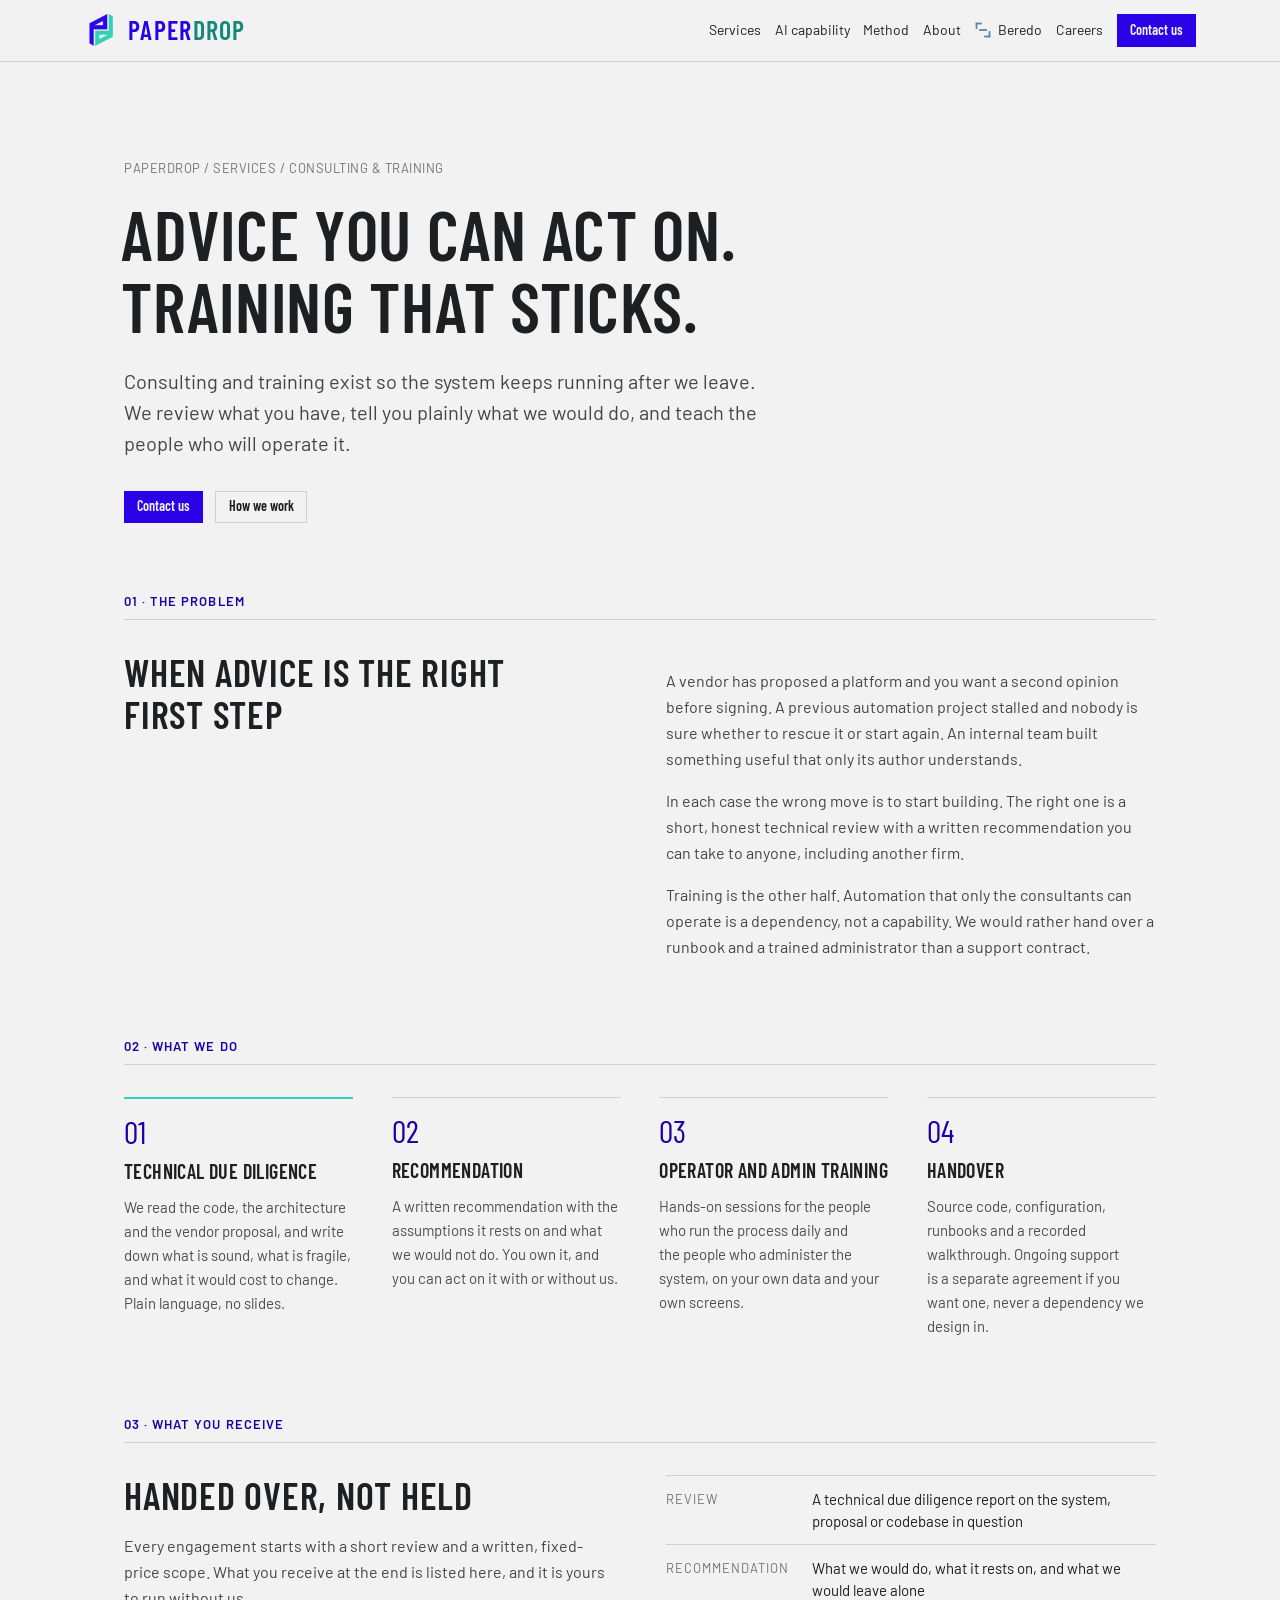
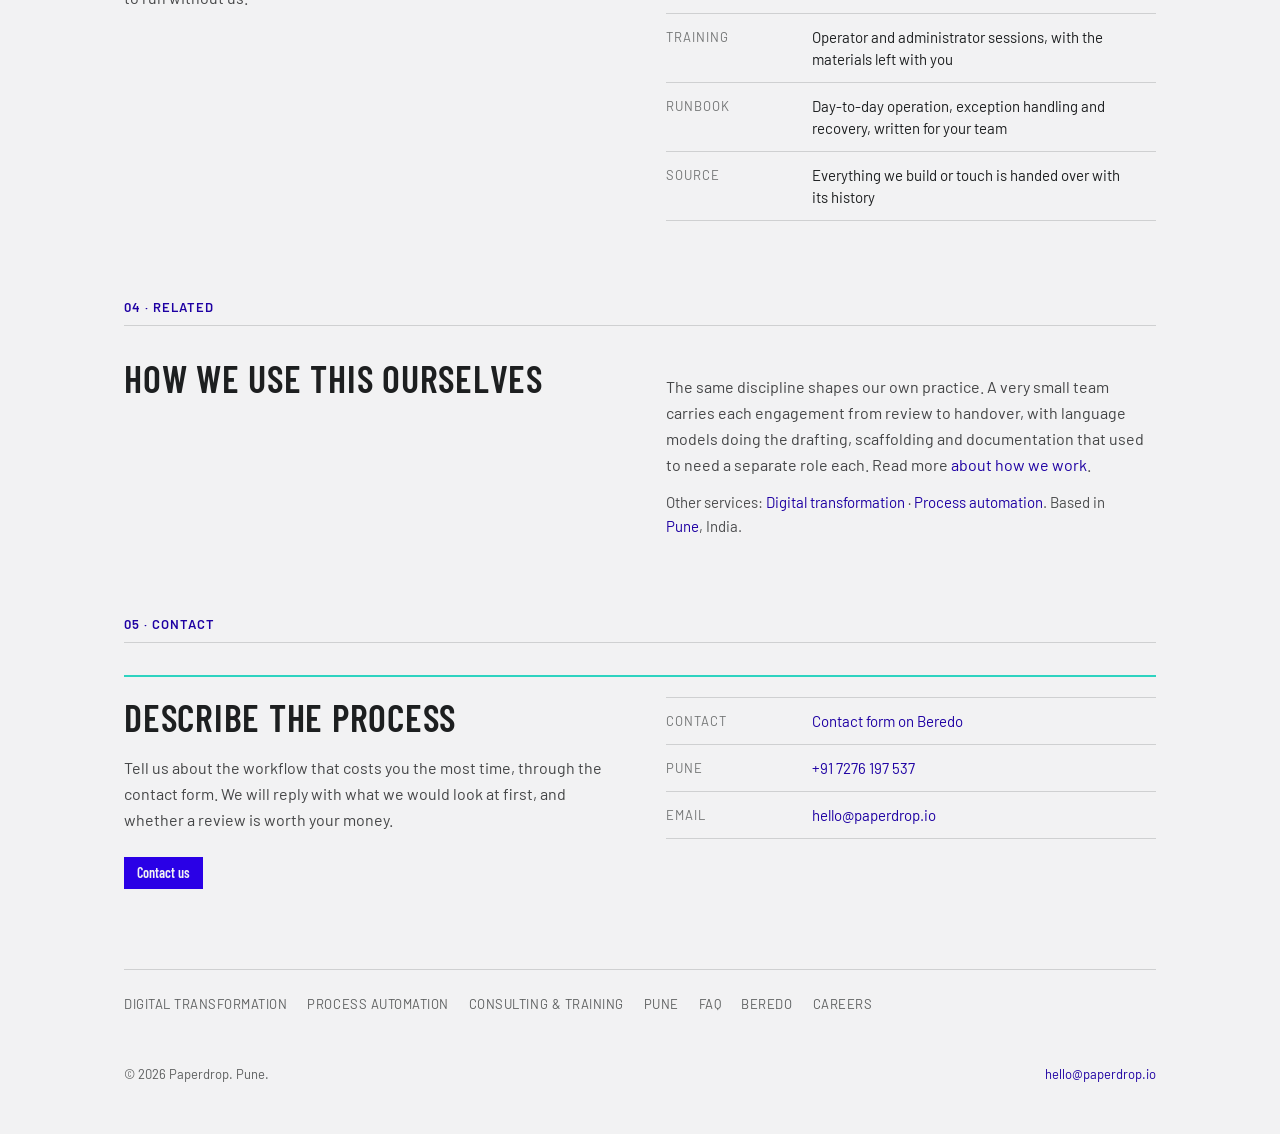
<file: consulting-training/index.html>
<!doctype html>
<html lang="en">
<head>
<meta charset="utf-8">
<meta name="viewport" content="width=device-width, initial-scale=1">
<title>Automation consulting, due diligence and operator training | Paperdrop</title>
<meta name="description" content="Paperdrop advises on systems and automation, reviews what has already been built, and trains operators and administrators so the system keeps running after we leave. Runbooks, handover and source included." />
<meta name="author" content="Paperdrop" />
<meta name="robots" content="index, follow, max-image-preview:large" />
<link rel="canonical" href="https://paperdrop.io/consulting-training/" />
<link rel="icon" type="image/png" href="/assets/mark.png" />
<link rel="apple-touch-icon" sizes="180x180" href="/assets/apple-touch-icon.png" />
<meta property="og:type" content="website" />
<meta property="og:site_name" content="Paperdrop" />
<meta property="og:url" content="https://paperdrop.io/consulting-training/" />
<meta property="og:title" content="Consulting &amp; training | Paperdrop" />
<meta property="og:description" content="Paperdrop advises on systems and automation, reviews what has already been built, and trains operators and administrators so the system keeps running after we leave. Runbooks, handover and source included." />
<meta property="og:image" content="https://paperdrop.io/assets/og.png" />
<meta property="og:image:width" content="1200" />
<meta property="og:image:height" content="630" />
<meta property="og:locale" content="en_CA" />
<meta name="twitter:card" content="summary_large_image" />
<meta name="twitter:title" content="Consulting &amp; training | Paperdrop" />
<meta name="twitter:description" content="Paperdrop advises on systems and automation, reviews what has already been built, and trains operators and administrators so the system keeps running after we leave. Runbooks, handover and source included." />
<meta name="twitter:image" content="https://paperdrop.io/assets/og.png" />
<meta name="theme-color" content="#f2f2f3" />
<script type="application/ld+json">
{
  "@context": "https://schema.org",
  "@type": "Service",
  "@id": "https://paperdrop.io/consulting-training/#service",
  "name": "Consulting and training",
  "serviceType": "Consulting and training",
  "description": "Paperdrop advises on systems and automation, reviews what has already been built, and trains operators and administrators so the system keeps running after we leave. Runbooks, handover and source included.",
  "url": "https://paperdrop.io/consulting-training/",
  "provider": {
    "@id": "https://paperdrop.io/#organization",
    "@type": "ProfessionalService",
    "name": "Paperdrop",
    "url": "https://paperdrop.io/"
  },
  "areaServed": [
    "CA",
    "US",
    "IN"
  ],
  "audience": {
    "@type": "BusinessAudience",
    "name": "Small and midsize businesses"
  }
}
</script>
<link rel="preconnect" href="https://fonts.googleapis.com">
<link rel="preconnect" href="https://fonts.gstatic.com" crossorigin>
<link rel="stylesheet" href="https://fonts.googleapis.com/css2?family=Barlow:wght@400;500;700&family=Barlow+Condensed:wght@400;600&display=swap">
<link rel="stylesheet" href="/assets/industry.css">
<link rel="stylesheet" href="/assets/site.css">
</head>
<body>

<nav id="top" class="nav" style="position:sticky;top:0;z-index:20;background:var(--color-bg);border-bottom:1px solid var(--color-divider);padding-inline:max(24px, calc((100% - 1160px) / 2 + 24px))">
  <a class="nav-brand" href="/" aria-label="Paperdrop — home" style="display:flex;align-items:center;gap:10px;letter-spacing:0.05em;text-transform:uppercase;font-size:26px">
    <img src="/assets/mark-68.png" alt="" width="34" height="34" style="display:block;object-fit:contain" />
    <span><span style="color:var(--color-accent)">Paper</span><span style="color:var(--color-accent-2-700)">drop</span></span>
  </a>
  <a href="/#services">Services</a>
  <a href="/#ai">AI capability</a>
  <a href="/#method">Method</a>
  <a href="/#about">About</a>
  <a class="nav-product" href="/#beredo"><img src="/assets/logos/beredo.svg" alt="" width="18" height="18" />Beredo</a>
  <a href="/#careers">Careers</a>
  <a class="btn btn-primary" href="https://beredo.io/start/EKQK-JEYX" target="_blank" rel="noopener" style="color:var(--color-bg)">Contact us</a>
</nav>

<div class="wrap">

  <section class="hero">
    <p class="crumbs"><a href="/">Paperdrop</a> / <a href="/#services">Services</a> / Consulting &amp; training</p>
    <h1 class="h-display">Advice you can act on.<br>Training that sticks.</h1>
    <p class="lede">Consulting and training exist so the system keeps running after we leave. We review what you have, tell you plainly what we would do, and teach the people who will operate it.</p>
    <div style="display:flex;flex-wrap:wrap;gap:12px;margin-top:32px">
      <a class="btn btn-primary" href="https://beredo.io/start/EKQK-JEYX" target="_blank" rel="noopener" style="color:var(--color-bg)">Contact us</a>
      <a class="btn btn-secondary" href="/#method">How we work</a>
    </div>
  </section>

  <section class="section">
    <span class="kicker">01 · The problem</span>
    <hr class="rule" />
    <div class="two-col">
      <h2 class="h-section">When advice is the right first step</h2>
      <div>
        <p class="body">A vendor has proposed a platform and you want a second opinion before signing. A previous automation project stalled and nobody is sure whether to rescue it or start again. An internal team built something useful that only its author understands.</p>
        <p class="body">In each case the wrong move is to start building. The right one is a short, honest technical review with a written recommendation you can take to anyone, including another firm.</p>
        <p class="body">Training is the other half. Automation that only the consultants can operate is a dependency, not a capability. We would rather hand over a runbook and a trained administrator than a support contract.</p>
      </div>
    </div>
  </section>

  <section class="section">
    <span class="kicker">02 · What we do</span>
    <hr class="rule" />
    <div class="grid-cards">
      <div class="tile tile-lead">
        <span class="step-no">01</span>
        <h3 class="h-step">Technical due diligence</h3>
        <p class="muted">We read the code, the architecture and the vendor proposal, and write down what is sound, what is fragile, and what it would cost to change. Plain language, no slides.</p>
      </div>
      <div class="tile">
        <span class="step-no">02</span>
        <h3 class="h-step">Recommendation</h3>
        <p class="muted">A written recommendation with the assumptions it rests on and what we would not do. You own it, and you can act on it with or without us.</p>
      </div>
      <div class="tile">
        <span class="step-no">03</span>
        <h3 class="h-step">Operator and admin training</h3>
        <p class="muted">Hands-on sessions for the people who run the process daily and the people who administer the system, on your own data and your own screens.</p>
      </div>
      <div class="tile">
        <span class="step-no">04</span>
        <h3 class="h-step">Handover</h3>
        <p class="muted">Source code, configuration, runbooks and a recorded walkthrough. Ongoing support is a separate agreement if you want one, never a dependency we design in.</p>
      </div>
    </div>
  </section>

  <section class="section">
    <span class="kicker">03 · What you receive</span>
    <hr class="rule" />
    <div class="two-col">
      <div>
        <h2 class="h-section">Handed over, not held</h2>
        <p class="body">Every engagement starts with a short review and a written, fixed-price scope. What you receive at the end is listed here, and it is yours to run without us.</p>
      </div>
      <div style="display:grid;gap:0">
        <div class="spec-row"><span>Review</span><span>A technical due diligence report on the system, proposal or codebase in question</span></div>
        <div class="spec-row"><span>Recommendation</span><span>What we would do, what it rests on, and what we would leave alone</span></div>
        <div class="spec-row"><span>Training</span><span>Operator and administrator sessions, with the materials left with you</span></div>
        <div class="spec-row"><span>Runbook</span><span>Day-to-day operation, exception handling and recovery, written for your team</span></div>
        <div class="spec-row"><span>Source</span><span>Everything we build or touch is handed over with its history</span></div>
      </div>
    </div>
  </section>

  <section class="section">
    <span class="kicker">04 · Related</span>
    <hr class="rule" />
    <div class="two-col">
      <h2 class="h-section">How we use this ourselves</h2>
      <div>
        <p class="body">The same discipline shapes our own practice. A very small team carries each engagement from review to handover, with language models doing the drafting, scaffolding and documentation that used to need a separate role each. Read more <a href="/#about">about how we work</a>.</p>
        <p class="muted">Other services: <a href="/digital-transformation/">Digital transformation</a> · <a href="/process-automation/">Process automation</a>. Based in <a href="/pune/">Pune</a>, India.</p>
      </div>
    </div>
  </section>

  <section id="contact" class="section">
    <span class="kicker">05 · Contact</span>
    <hr class="rule" />
    <div class="two-col" style="padding-top:20px;border-top:2px solid var(--color-accent-2)">
      <div>
        <h2 class="h-section"><a href="https://beredo.io/start/EKQK-JEYX" target="_blank" rel="noopener" style="color:inherit">Describe the process</a></h2>
        <p class="body">Tell us about the workflow that costs you the most time, through the contact form. We will reply with what we would look at first, and whether a review is worth your money.</p>
        <a class="btn btn-primary" href="https://beredo.io/start/EKQK-JEYX" target="_blank" rel="noopener" style="margin-top:24px;color:var(--color-bg)">Contact us</a>
      </div>
      <div style="display:grid;gap:0">
        <div class="spec-row"><span>Contact</span><a href="https://beredo.io/start/EKQK-JEYX" target="_blank" rel="noopener">Contact form on Beredo</a></div>
        <div class="spec-row"><span>Pune</span><a href="tel:+917276197537">+91 7276 197 537</a></div>
        <div class="spec-row"><span>Email</span><a href="mailto:hello@paperdrop.io">hello@paperdrop.io</a></div>
      </div>
    </div>
  </section>

  <div class="footer-links">
    <a href="/digital-transformation/">Digital transformation</a>
    <a href="/process-automation/">Process automation</a>
    <a href="/consulting-training/">Consulting &amp; training</a>
    <a href="/pune/">Pune</a>
    <a href="/#faq">FAQ</a>
    <a href="/#beredo">Beredo</a>
    <a href="/#careers">Careers</a>
  </div>
  <footer class="footer">
    <span>© 2026 Paperdrop. Pune.</span>
    <span><a href="mailto:hello@paperdrop.io">hello@paperdrop.io</a></span>
  </footer>

</div>

</body>
</html>
</file>
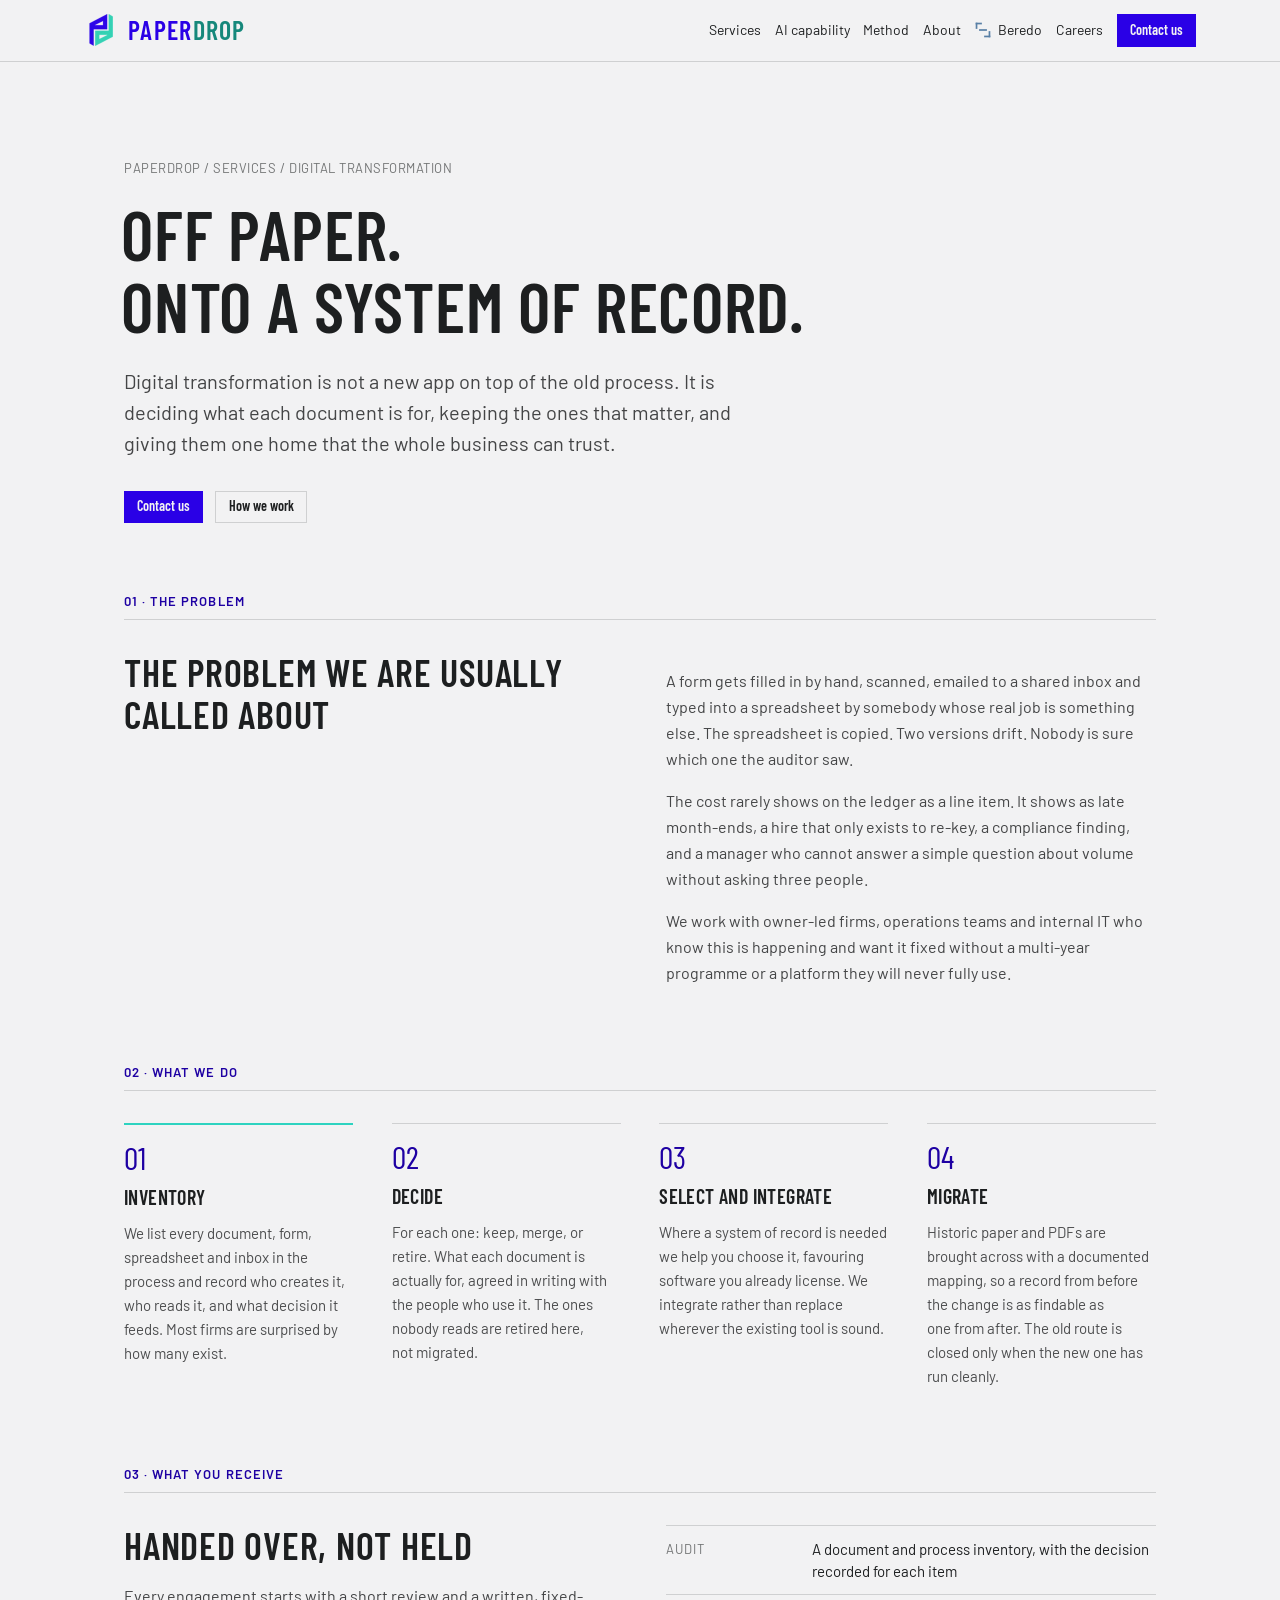
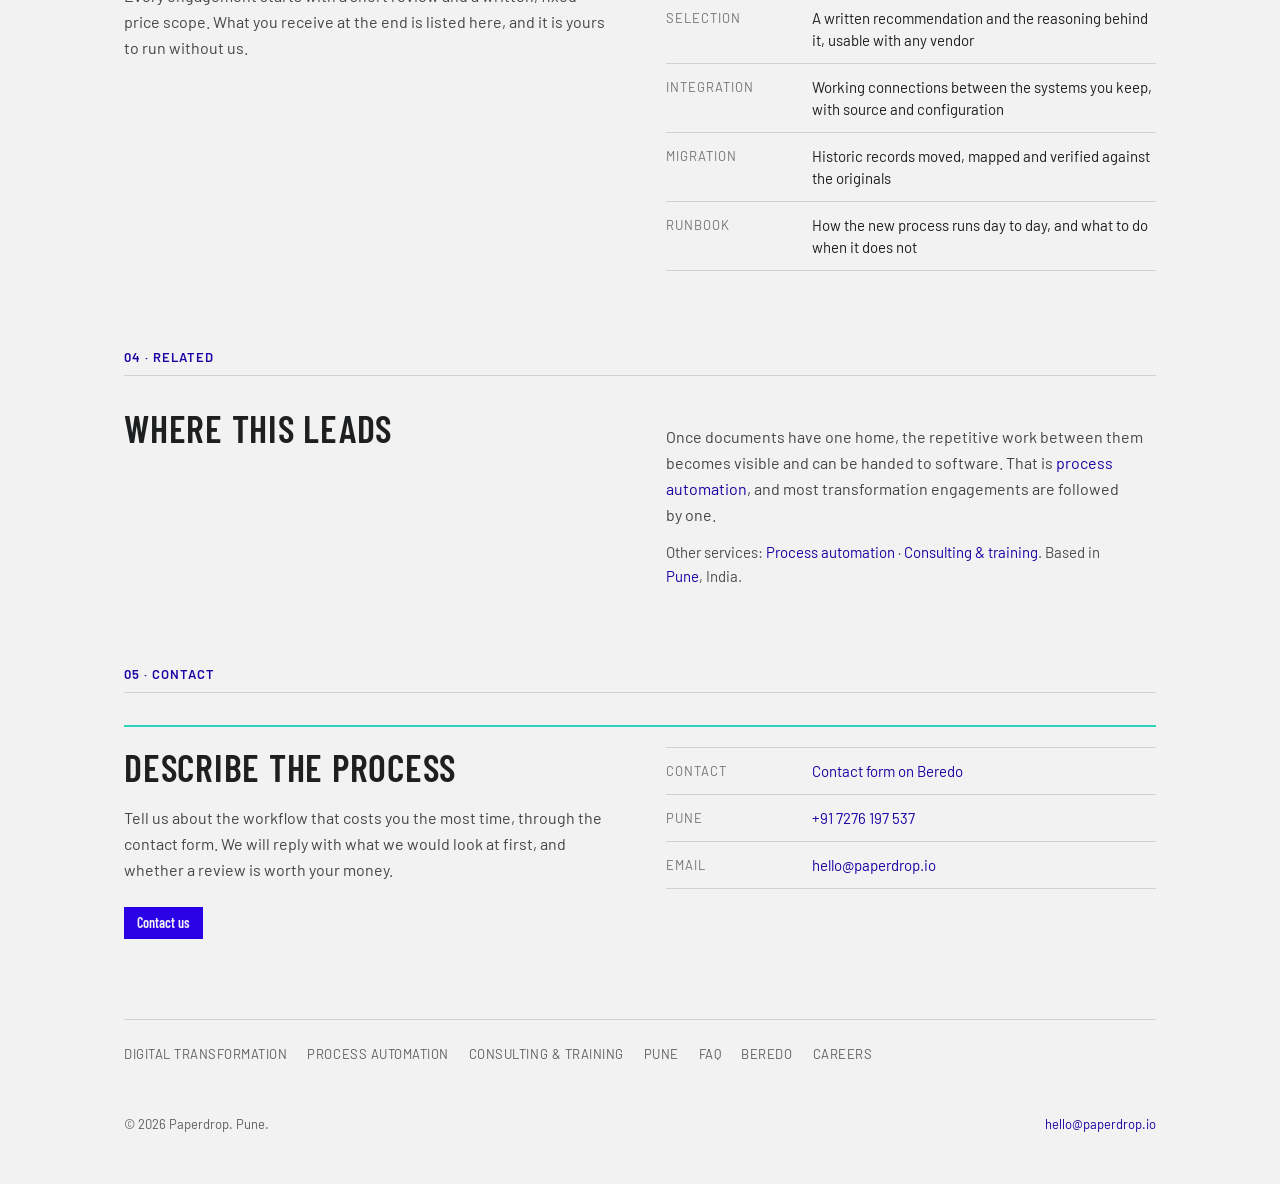
<file: digital-transformation/index.html>
<!doctype html>
<html lang="en">
<head>
<meta charset="utf-8">
<meta name="viewport" content="width=device-width, initial-scale=1">
<title>Digital transformation for paper-based businesses | Paperdrop</title>
<meta name="description" content="Paperdrop replaces paper forms, shared inboxes and spreadsheets with systems of record. Process and document audit, systems selection and integration, migration off paper and PDFs. Based in Pune, India." />
<meta name="author" content="Paperdrop" />
<meta name="robots" content="index, follow, max-image-preview:large" />
<link rel="canonical" href="https://paperdrop.io/digital-transformation/" />
<link rel="icon" type="image/png" href="/assets/mark.png" />
<link rel="apple-touch-icon" sizes="180x180" href="/assets/apple-touch-icon.png" />
<meta property="og:type" content="website" />
<meta property="og:site_name" content="Paperdrop" />
<meta property="og:url" content="https://paperdrop.io/digital-transformation/" />
<meta property="og:title" content="Digital transformation | Paperdrop" />
<meta property="og:description" content="Paperdrop replaces paper forms, shared inboxes and spreadsheets with systems of record. Process and document audit, systems selection and integration, migration off paper and PDFs. Based in Pune, India." />
<meta property="og:image" content="https://paperdrop.io/assets/og.png" />
<meta property="og:image:width" content="1200" />
<meta property="og:image:height" content="630" />
<meta property="og:locale" content="en_CA" />
<meta name="twitter:card" content="summary_large_image" />
<meta name="twitter:title" content="Digital transformation | Paperdrop" />
<meta name="twitter:description" content="Paperdrop replaces paper forms, shared inboxes and spreadsheets with systems of record. Process and document audit, systems selection and integration, migration off paper and PDFs. Based in Pune, India." />
<meta name="twitter:image" content="https://paperdrop.io/assets/og.png" />
<meta name="theme-color" content="#f2f2f3" />
<script type="application/ld+json">
{
  "@context": "https://schema.org",
  "@type": "Service",
  "@id": "https://paperdrop.io/digital-transformation/#service",
  "name": "Digital transformation",
  "serviceType": "Digital transformation",
  "description": "Paperdrop replaces paper forms, shared inboxes and spreadsheets with systems of record. Process and document audit, systems selection and integration, migration off paper and PDFs. Based in Pune, India.",
  "url": "https://paperdrop.io/digital-transformation/",
  "provider": {
    "@id": "https://paperdrop.io/#organization",
    "@type": "ProfessionalService",
    "name": "Paperdrop",
    "url": "https://paperdrop.io/"
  },
  "areaServed": [
    "CA",
    "US",
    "IN"
  ],
  "audience": {
    "@type": "BusinessAudience",
    "name": "Small and midsize businesses"
  }
}
</script>
<link rel="preconnect" href="https://fonts.googleapis.com">
<link rel="preconnect" href="https://fonts.gstatic.com" crossorigin>
<link rel="stylesheet" href="https://fonts.googleapis.com/css2?family=Barlow:wght@400;500;700&family=Barlow+Condensed:wght@400;600&display=swap">
<link rel="stylesheet" href="/assets/industry.css">
<link rel="stylesheet" href="/assets/site.css">
</head>
<body>

<nav id="top" class="nav" style="position:sticky;top:0;z-index:20;background:var(--color-bg);border-bottom:1px solid var(--color-divider);padding-inline:max(24px, calc((100% - 1160px) / 2 + 24px))">
  <a class="nav-brand" href="/" aria-label="Paperdrop — home" style="display:flex;align-items:center;gap:10px;letter-spacing:0.05em;text-transform:uppercase;font-size:26px">
    <img src="/assets/mark-68.png" alt="" width="34" height="34" style="display:block;object-fit:contain" />
    <span><span style="color:var(--color-accent)">Paper</span><span style="color:var(--color-accent-2-700)">drop</span></span>
  </a>
  <a href="/#services">Services</a>
  <a href="/#ai">AI capability</a>
  <a href="/#method">Method</a>
  <a href="/#about">About</a>
  <a class="nav-product" href="/#beredo"><img src="/assets/logos/beredo.svg" alt="" width="18" height="18" />Beredo</a>
  <a href="/#careers">Careers</a>
  <a class="btn btn-primary" href="https://beredo.io/start/EKQK-JEYX" target="_blank" rel="noopener" style="color:var(--color-bg)">Contact us</a>
</nav>

<div class="wrap">

  <section class="hero">
    <p class="crumbs"><a href="/">Paperdrop</a> / <a href="/#services">Services</a> / Digital transformation</p>
    <h1 class="h-display">Off paper.<br>Onto a system of record.</h1>
    <p class="lede">Digital transformation is not a new app on top of the old process. It is deciding what each document is for, keeping the ones that matter, and giving them one home that the whole business can trust.</p>
    <div style="display:flex;flex-wrap:wrap;gap:12px;margin-top:32px">
      <a class="btn btn-primary" href="https://beredo.io/start/EKQK-JEYX" target="_blank" rel="noopener" style="color:var(--color-bg)">Contact us</a>
      <a class="btn btn-secondary" href="/#method">How we work</a>
    </div>
  </section>

  <section class="section">
    <span class="kicker">01 · The problem</span>
    <hr class="rule" />
    <div class="two-col">
      <h2 class="h-section">The problem we are usually called about</h2>
      <div>
        <p class="body">A form gets filled in by hand, scanned, emailed to a shared inbox and typed into a spreadsheet by somebody whose real job is something else. The spreadsheet is copied. Two versions drift. Nobody is sure which one the auditor saw.</p>
        <p class="body">The cost rarely shows on the ledger as a line item. It shows as late month-ends, a hire that only exists to re-key, a compliance finding, and a manager who cannot answer a simple question about volume without asking three people.</p>
        <p class="body">We work with owner-led firms, operations teams and internal IT who know this is happening and want it fixed without a multi-year programme or a platform they will never fully use.</p>
      </div>
    </div>
  </section>

  <section class="section">
    <span class="kicker">02 · What we do</span>
    <hr class="rule" />
    <div class="grid-cards">
      <div class="tile tile-lead">
        <span class="step-no">01</span>
        <h3 class="h-step">Inventory</h3>
        <p class="muted">We list every document, form, spreadsheet and inbox in the process and record who creates it, who reads it, and what decision it feeds. Most firms are surprised by how many exist.</p>
      </div>
      <div class="tile">
        <span class="step-no">02</span>
        <h3 class="h-step">Decide</h3>
        <p class="muted">For each one: keep, merge, or retire. What each document is actually for, agreed in writing with the people who use it. The ones nobody reads are retired here, not migrated.</p>
      </div>
      <div class="tile">
        <span class="step-no">03</span>
        <h3 class="h-step">Select and integrate</h3>
        <p class="muted">Where a system of record is needed we help you choose it, favouring software you already license. We integrate rather than replace wherever the existing tool is sound.</p>
      </div>
      <div class="tile">
        <span class="step-no">04</span>
        <h3 class="h-step">Migrate</h3>
        <p class="muted">Historic paper and PDFs are brought across with a documented mapping, so a record from before the change is as findable as one from after. The old route is closed only when the new one has run cleanly.</p>
      </div>
    </div>
  </section>

  <section class="section">
    <span class="kicker">03 · What you receive</span>
    <hr class="rule" />
    <div class="two-col">
      <div>
        <h2 class="h-section">Handed over, not held</h2>
        <p class="body">Every engagement starts with a short review and a written, fixed-price scope. What you receive at the end is listed here, and it is yours to run without us.</p>
      </div>
      <div style="display:grid;gap:0">
        <div class="spec-row"><span>Audit</span><span>A document and process inventory, with the decision recorded for each item</span></div>
        <div class="spec-row"><span>Selection</span><span>A written recommendation and the reasoning behind it, usable with any vendor</span></div>
        <div class="spec-row"><span>Integration</span><span>Working connections between the systems you keep, with source and configuration</span></div>
        <div class="spec-row"><span>Migration</span><span>Historic records moved, mapped and verified against the originals</span></div>
        <div class="spec-row"><span>Runbook</span><span>How the new process runs day to day, and what to do when it does not</span></div>
      </div>
    </div>
  </section>

  <section class="section">
    <span class="kicker">04 · Related</span>
    <hr class="rule" />
    <div class="two-col">
      <h2 class="h-section">Where this leads</h2>
      <div>
        <p class="body">Once documents have one home, the repetitive work between them becomes visible and can be handed to software. That is <a href="/process-automation/">process automation</a>, and most transformation engagements are followed by one.</p>
        <p class="muted">Other services: <a href="/process-automation/">Process automation</a> · <a href="/consulting-training/">Consulting &amp; training</a>. Based in <a href="/pune/">Pune</a>, India.</p>
      </div>
    </div>
  </section>

  <section id="contact" class="section">
    <span class="kicker">05 · Contact</span>
    <hr class="rule" />
    <div class="two-col" style="padding-top:20px;border-top:2px solid var(--color-accent-2)">
      <div>
        <h2 class="h-section"><a href="https://beredo.io/start/EKQK-JEYX" target="_blank" rel="noopener" style="color:inherit">Describe the process</a></h2>
        <p class="body">Tell us about the workflow that costs you the most time, through the contact form. We will reply with what we would look at first, and whether a review is worth your money.</p>
        <a class="btn btn-primary" href="https://beredo.io/start/EKQK-JEYX" target="_blank" rel="noopener" style="margin-top:24px;color:var(--color-bg)">Contact us</a>
      </div>
      <div style="display:grid;gap:0">
        <div class="spec-row"><span>Contact</span><a href="https://beredo.io/start/EKQK-JEYX" target="_blank" rel="noopener">Contact form on Beredo</a></div>
        <div class="spec-row"><span>Pune</span><a href="tel:+917276197537">+91 7276 197 537</a></div>
        <div class="spec-row"><span>Email</span><a href="mailto:hello@paperdrop.io">hello@paperdrop.io</a></div>
      </div>
    </div>
  </section>

  <div class="footer-links">
    <a href="/digital-transformation/">Digital transformation</a>
    <a href="/process-automation/">Process automation</a>
    <a href="/consulting-training/">Consulting &amp; training</a>
    <a href="/pune/">Pune</a>
    <a href="/#faq">FAQ</a>
    <a href="/#beredo">Beredo</a>
    <a href="/#careers">Careers</a>
  </div>
  <footer class="footer">
    <span>© 2026 Paperdrop. Pune.</span>
    <span><a href="mailto:hello@paperdrop.io">hello@paperdrop.io</a></span>
  </footer>

</div>

</body>
</html>
</file>
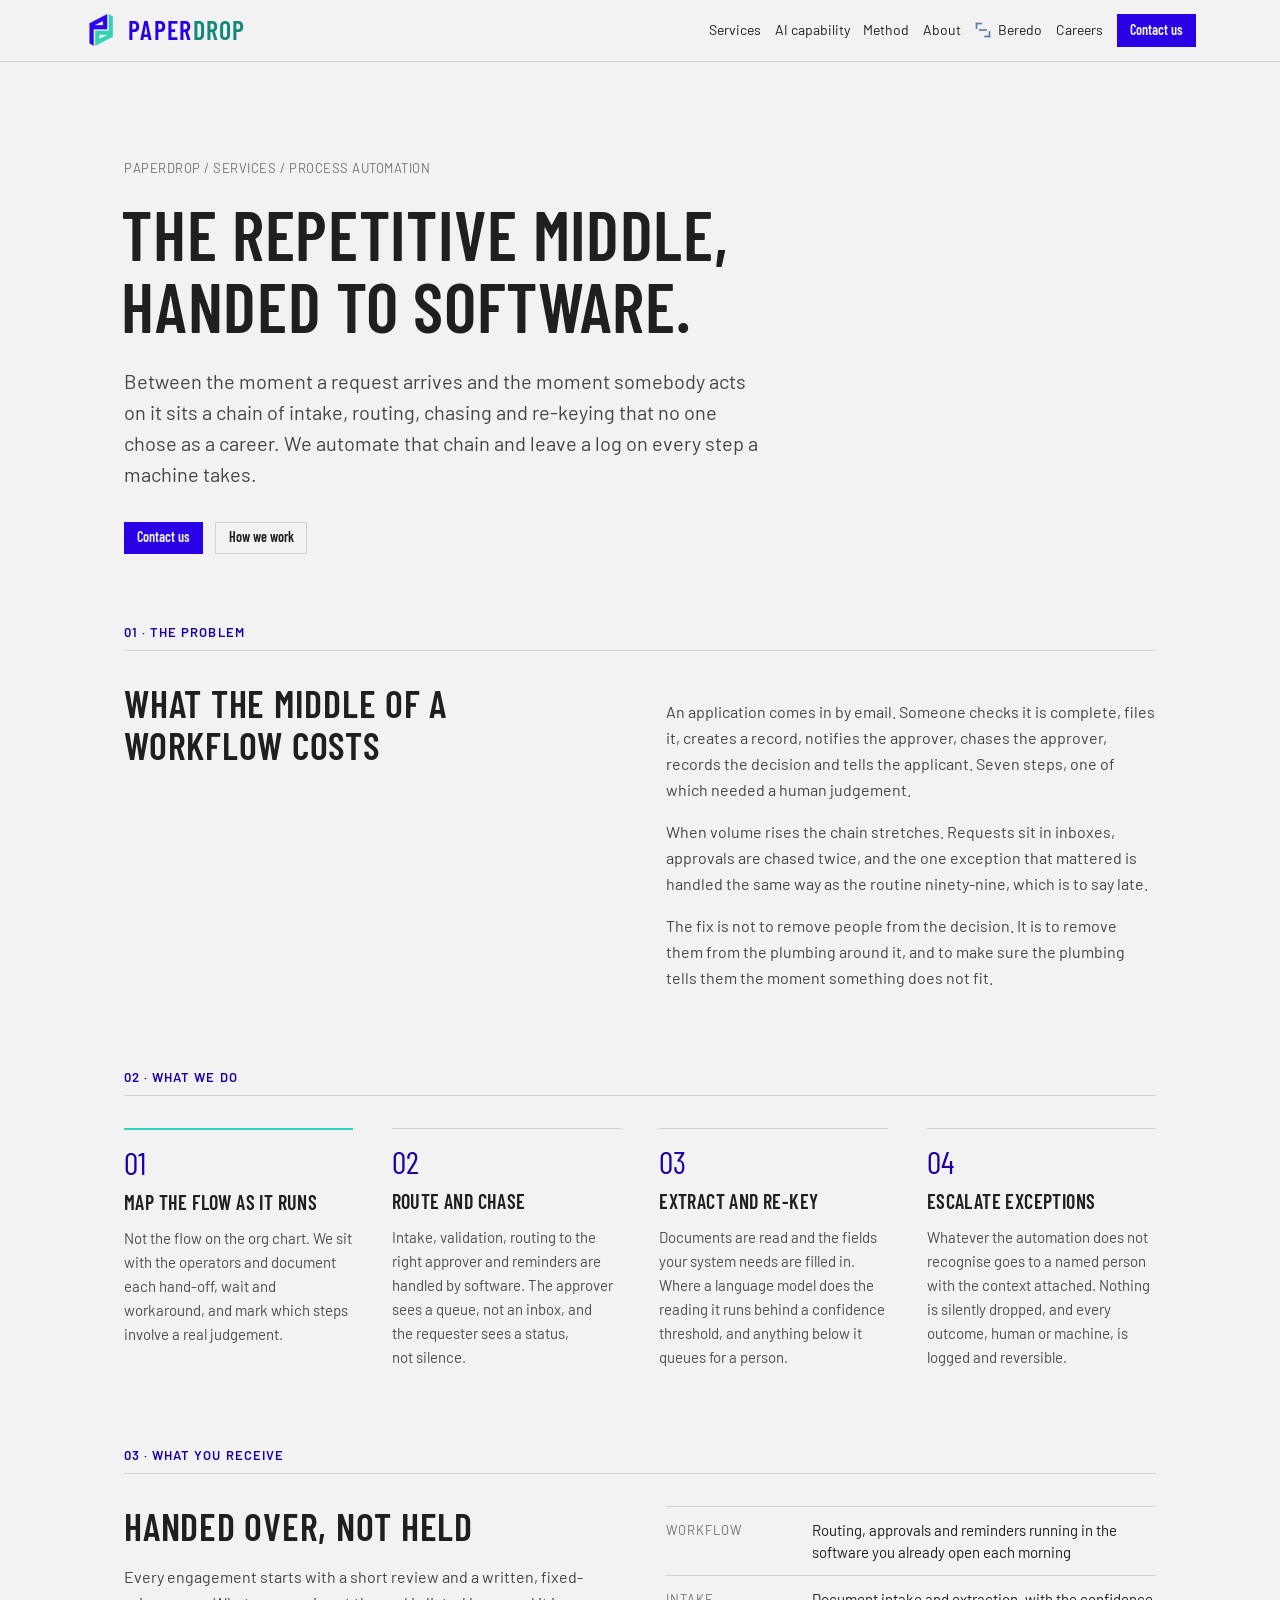
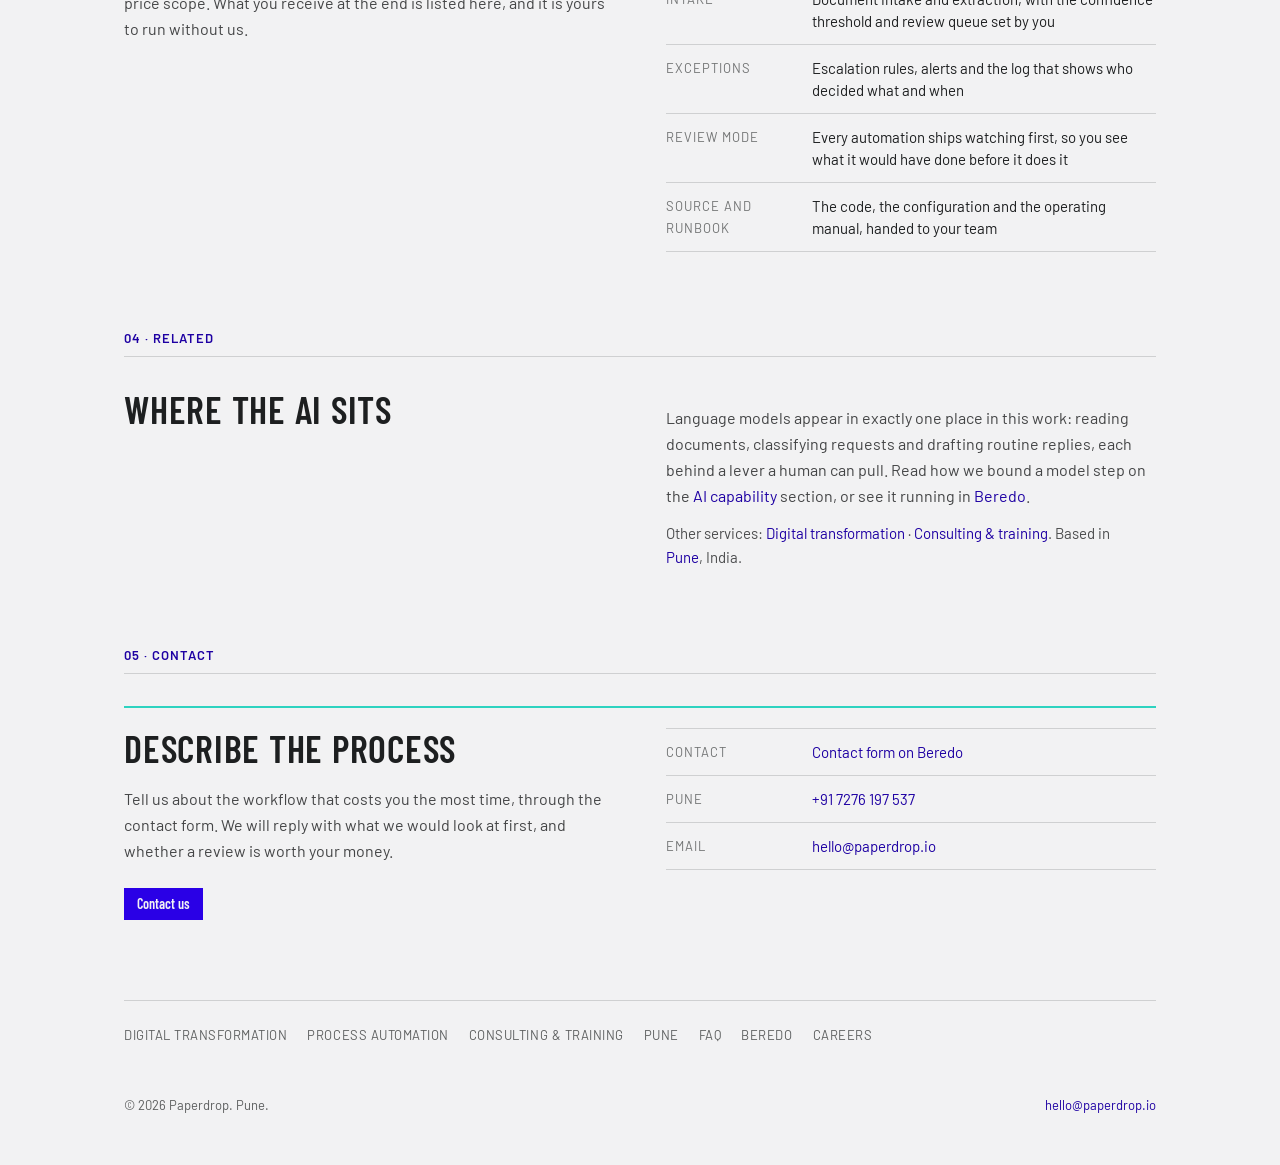
<file: process-automation/index.html>
<!doctype html>
<html lang="en">
<head>
<meta charset="utf-8">
<meta name="viewport" content="width=device-width, initial-scale=1">
<title>Process automation with an audit trail | Paperdrop</title>
<meta name="description" content="Paperdrop automates the repetitive middle of a workflow: intake, routing, approval chasing and re-keying. Exceptions go to a named person, every step is logged. Based in Pune, India." />
<meta name="author" content="Paperdrop" />
<meta name="robots" content="index, follow, max-image-preview:large" />
<link rel="canonical" href="https://paperdrop.io/process-automation/" />
<link rel="icon" type="image/png" href="/assets/mark.png" />
<link rel="apple-touch-icon" sizes="180x180" href="/assets/apple-touch-icon.png" />
<meta property="og:type" content="website" />
<meta property="og:site_name" content="Paperdrop" />
<meta property="og:url" content="https://paperdrop.io/process-automation/" />
<meta property="og:title" content="Process automation | Paperdrop" />
<meta property="og:description" content="Paperdrop automates the repetitive middle of a workflow: intake, routing, approval chasing and re-keying. Exceptions go to a named person, every step is logged. Based in Pune, India." />
<meta property="og:image" content="https://paperdrop.io/assets/og.png" />
<meta property="og:image:width" content="1200" />
<meta property="og:image:height" content="630" />
<meta property="og:locale" content="en_CA" />
<meta name="twitter:card" content="summary_large_image" />
<meta name="twitter:title" content="Process automation | Paperdrop" />
<meta name="twitter:description" content="Paperdrop automates the repetitive middle of a workflow: intake, routing, approval chasing and re-keying. Exceptions go to a named person, every step is logged. Based in Pune, India." />
<meta name="twitter:image" content="https://paperdrop.io/assets/og.png" />
<meta name="theme-color" content="#f2f2f3" />
<script type="application/ld+json">
{
  "@context": "https://schema.org",
  "@type": "Service",
  "@id": "https://paperdrop.io/process-automation/#service",
  "name": "Process automation",
  "serviceType": "Process automation",
  "description": "Paperdrop automates the repetitive middle of a workflow: intake, routing, approval chasing and re-keying. Exceptions go to a named person, every step is logged. Based in Pune, India.",
  "url": "https://paperdrop.io/process-automation/",
  "provider": {
    "@id": "https://paperdrop.io/#organization",
    "@type": "ProfessionalService",
    "name": "Paperdrop",
    "url": "https://paperdrop.io/"
  },
  "areaServed": [
    "CA",
    "US",
    "IN"
  ],
  "audience": {
    "@type": "BusinessAudience",
    "name": "Small and midsize businesses"
  }
}
</script>
<link rel="preconnect" href="https://fonts.googleapis.com">
<link rel="preconnect" href="https://fonts.gstatic.com" crossorigin>
<link rel="stylesheet" href="https://fonts.googleapis.com/css2?family=Barlow:wght@400;500;700&family=Barlow+Condensed:wght@400;600&display=swap">
<link rel="stylesheet" href="/assets/industry.css">
<link rel="stylesheet" href="/assets/site.css">
</head>
<body>

<nav id="top" class="nav" style="position:sticky;top:0;z-index:20;background:var(--color-bg);border-bottom:1px solid var(--color-divider);padding-inline:max(24px, calc((100% - 1160px) / 2 + 24px))">
  <a class="nav-brand" href="/" aria-label="Paperdrop — home" style="display:flex;align-items:center;gap:10px;letter-spacing:0.05em;text-transform:uppercase;font-size:26px">
    <img src="/assets/mark-68.png" alt="" width="34" height="34" style="display:block;object-fit:contain" />
    <span><span style="color:var(--color-accent)">Paper</span><span style="color:var(--color-accent-2-700)">drop</span></span>
  </a>
  <a href="/#services">Services</a>
  <a href="/#ai">AI capability</a>
  <a href="/#method">Method</a>
  <a href="/#about">About</a>
  <a class="nav-product" href="/#beredo"><img src="/assets/logos/beredo.svg" alt="" width="18" height="18" />Beredo</a>
  <a href="/#careers">Careers</a>
  <a class="btn btn-primary" href="https://beredo.io/start/EKQK-JEYX" target="_blank" rel="noopener" style="color:var(--color-bg)">Contact us</a>
</nav>

<div class="wrap">

  <section class="hero">
    <p class="crumbs"><a href="/">Paperdrop</a> / <a href="/#services">Services</a> / Process automation</p>
    <h1 class="h-display">The repetitive middle,<br>handed to software.</h1>
    <p class="lede">Between the moment a request arrives and the moment somebody acts on it sits a chain of intake, routing, chasing and re-keying that no one chose as a career. We automate that chain and leave a log on every step a machine takes.</p>
    <div style="display:flex;flex-wrap:wrap;gap:12px;margin-top:32px">
      <a class="btn btn-primary" href="https://beredo.io/start/EKQK-JEYX" target="_blank" rel="noopener" style="color:var(--color-bg)">Contact us</a>
      <a class="btn btn-secondary" href="/#method">How we work</a>
    </div>
  </section>

  <section class="section">
    <span class="kicker">01 · The problem</span>
    <hr class="rule" />
    <div class="two-col">
      <h2 class="h-section">What the middle of a workflow costs</h2>
      <div>
        <p class="body">An application comes in by email. Someone checks it is complete, files it, creates a record, notifies the approver, chases the approver, records the decision and tells the applicant. Seven steps, one of which needed a human judgement.</p>
        <p class="body">When volume rises the chain stretches. Requests sit in inboxes, approvals are chased twice, and the one exception that mattered is handled the same way as the routine ninety-nine, which is to say late.</p>
        <p class="body">The fix is not to remove people from the decision. It is to remove them from the plumbing around it, and to make sure the plumbing tells them the moment something does not fit.</p>
      </div>
    </div>
  </section>

  <section class="section">
    <span class="kicker">02 · What we do</span>
    <hr class="rule" />
    <div class="grid-cards">
      <div class="tile tile-lead">
        <span class="step-no">01</span>
        <h3 class="h-step">Map the flow as it runs</h3>
        <p class="muted">Not the flow on the org chart. We sit with the operators and document each hand-off, wait and workaround, and mark which steps involve a real judgement.</p>
      </div>
      <div class="tile">
        <span class="step-no">02</span>
        <h3 class="h-step">Route and chase</h3>
        <p class="muted">Intake, validation, routing to the right approver and reminders are handled by software. The approver sees a queue, not an inbox, and the requester sees a status, not silence.</p>
      </div>
      <div class="tile">
        <span class="step-no">03</span>
        <h3 class="h-step">Extract and re-key</h3>
        <p class="muted">Documents are read and the fields your system needs are filled in. Where a language model does the reading it runs behind a confidence threshold, and anything below it queues for a person.</p>
      </div>
      <div class="tile">
        <span class="step-no">04</span>
        <h3 class="h-step">Escalate exceptions</h3>
        <p class="muted">Whatever the automation does not recognise goes to a named person with the context attached. Nothing is silently dropped, and every outcome, human or machine, is logged and reversible.</p>
      </div>
    </div>
  </section>

  <section class="section">
    <span class="kicker">03 · What you receive</span>
    <hr class="rule" />
    <div class="two-col">
      <div>
        <h2 class="h-section">Handed over, not held</h2>
        <p class="body">Every engagement starts with a short review and a written, fixed-price scope. What you receive at the end is listed here, and it is yours to run without us.</p>
      </div>
      <div style="display:grid;gap:0">
        <div class="spec-row"><span>Workflow</span><span>Routing, approvals and reminders running in the software you already open each morning</span></div>
        <div class="spec-row"><span>Intake</span><span>Document intake and extraction, with the confidence threshold and review queue set by you</span></div>
        <div class="spec-row"><span>Exceptions</span><span>Escalation rules, alerts and the log that shows who decided what and when</span></div>
        <div class="spec-row"><span>Review mode</span><span>Every automation ships watching first, so you see what it would have done before it does it</span></div>
        <div class="spec-row"><span>Source and runbook</span><span>The code, the configuration and the operating manual, handed to your team</span></div>
      </div>
    </div>
  </section>

  <section class="section">
    <span class="kicker">04 · Related</span>
    <hr class="rule" />
    <div class="two-col">
      <h2 class="h-section">Where the AI sits</h2>
      <div>
        <p class="body">Language models appear in exactly one place in this work: reading documents, classifying requests and drafting routine replies, each behind a lever a human can pull. Read how we bound a model step on the <a href="/#ai">AI capability</a> section, or see it running in <a href="/#beredo">Beredo</a>.</p>
        <p class="muted">Other services: <a href="/digital-transformation/">Digital transformation</a> · <a href="/consulting-training/">Consulting &amp; training</a>. Based in <a href="/pune/">Pune</a>, India.</p>
      </div>
    </div>
  </section>

  <section id="contact" class="section">
    <span class="kicker">05 · Contact</span>
    <hr class="rule" />
    <div class="two-col" style="padding-top:20px;border-top:2px solid var(--color-accent-2)">
      <div>
        <h2 class="h-section"><a href="https://beredo.io/start/EKQK-JEYX" target="_blank" rel="noopener" style="color:inherit">Describe the process</a></h2>
        <p class="body">Tell us about the workflow that costs you the most time, through the contact form. We will reply with what we would look at first, and whether a review is worth your money.</p>
        <a class="btn btn-primary" href="https://beredo.io/start/EKQK-JEYX" target="_blank" rel="noopener" style="margin-top:24px;color:var(--color-bg)">Contact us</a>
      </div>
      <div style="display:grid;gap:0">
        <div class="spec-row"><span>Contact</span><a href="https://beredo.io/start/EKQK-JEYX" target="_blank" rel="noopener">Contact form on Beredo</a></div>
        <div class="spec-row"><span>Pune</span><a href="tel:+917276197537">+91 7276 197 537</a></div>
        <div class="spec-row"><span>Email</span><a href="mailto:hello@paperdrop.io">hello@paperdrop.io</a></div>
      </div>
    </div>
  </section>

  <div class="footer-links">
    <a href="/digital-transformation/">Digital transformation</a>
    <a href="/process-automation/">Process automation</a>
    <a href="/consulting-training/">Consulting &amp; training</a>
    <a href="/pune/">Pune</a>
    <a href="/#faq">FAQ</a>
    <a href="/#beredo">Beredo</a>
    <a href="/#careers">Careers</a>
  </div>
  <footer class="footer">
    <span>© 2026 Paperdrop. Pune.</span>
    <span><a href="mailto:hello@paperdrop.io">hello@paperdrop.io</a></span>
  </footer>

</div>

</body>
</html>
</file>
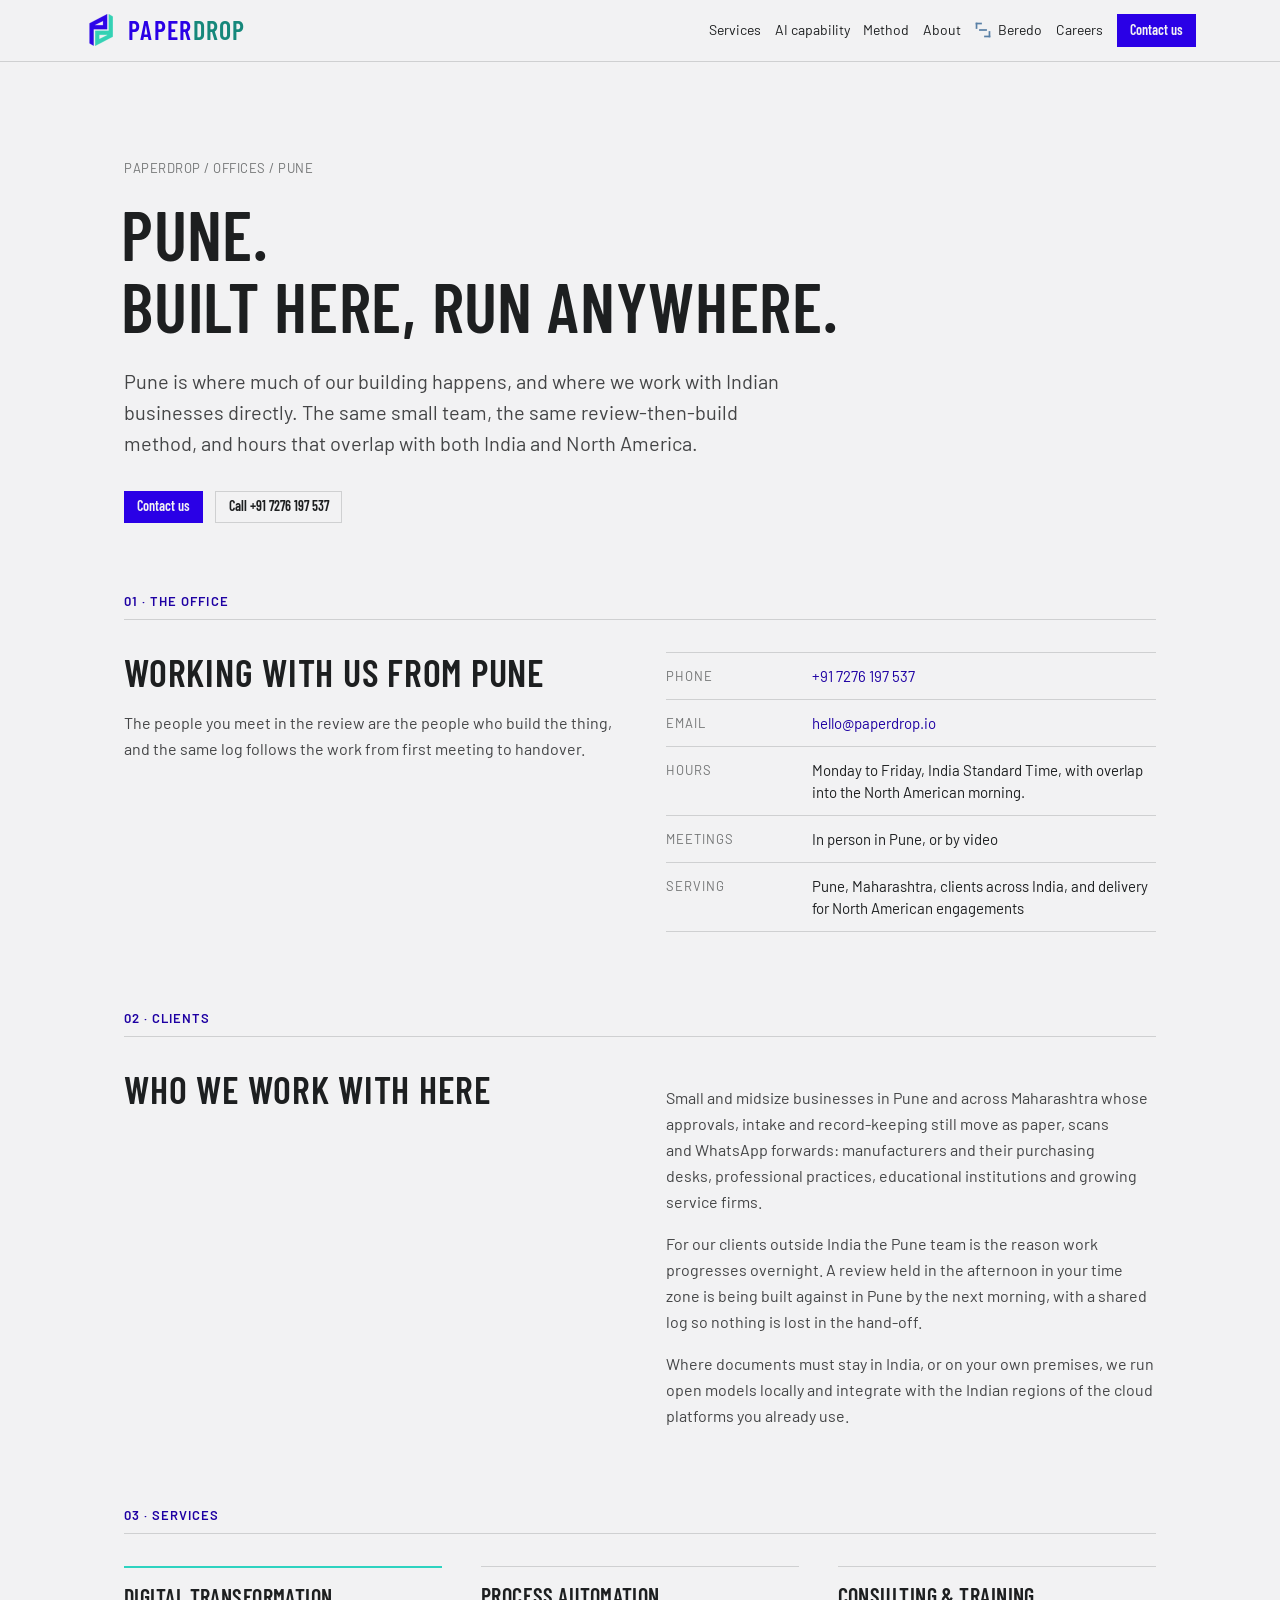
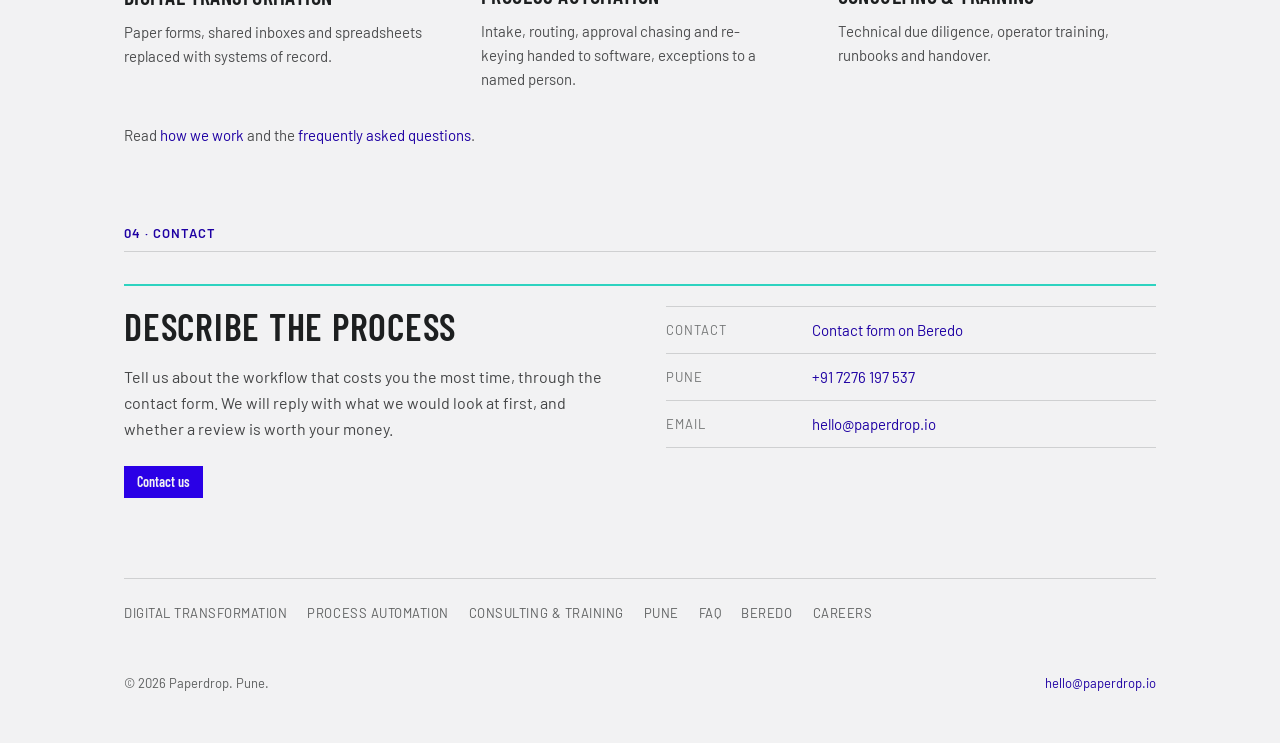
<file: pune/index.html>
<!doctype html>
<html lang="en">
<head>
<meta charset="utf-8">
<meta name="viewport" content="width=device-width, initial-scale=1">
<title>Process automation and AI consultancy in Pune | Paperdrop</title>
<meta name="description" content="Paperdrop&#x27;s Pune office delivers digital transformation, process automation and auditable AI for small and midsize businesses in India and for our international clients, with working hours that overlap Europe and North America." />
<meta name="author" content="Paperdrop" />
<meta name="robots" content="index, follow, max-image-preview:large" />
<link rel="canonical" href="https://paperdrop.io/pune/" />
<link rel="icon" type="image/png" href="/assets/mark.png" />
<link rel="apple-touch-icon" sizes="180x180" href="/assets/apple-touch-icon.png" />
<meta property="og:type" content="website" />
<meta property="og:site_name" content="Paperdrop" />
<meta property="og:url" content="https://paperdrop.io/pune/" />
<meta property="og:title" content="Paperdrop Pune" />
<meta property="og:description" content="Paperdrop&#x27;s Pune office delivers digital transformation, process automation and auditable AI for small and midsize businesses in India and for our international clients, with working hours that overlap Europe and North America." />
<meta property="og:image" content="https://paperdrop.io/assets/og.png" />
<meta property="og:image:width" content="1200" />
<meta property="og:image:height" content="630" />
<meta property="og:locale" content="en_CA" />
<meta name="twitter:card" content="summary_large_image" />
<meta name="twitter:title" content="Paperdrop Pune" />
<meta name="twitter:description" content="Paperdrop&#x27;s Pune office delivers digital transformation, process automation and auditable AI for small and midsize businesses in India and for our international clients, with working hours that overlap Europe and North America." />
<meta name="twitter:image" content="https://paperdrop.io/assets/og.png" />
<meta name="theme-color" content="#f2f2f3" />
<script type="application/ld+json">
{
  "@context": "https://schema.org",
  "@type": "ProfessionalService",
  "@id": "https://paperdrop.io/pune/#office",
  "name": "Paperdrop Pune",
  "url": "https://paperdrop.io/pune/",
  "image": "https://paperdrop.io/assets/og.png",
  "logo": "https://paperdrop.io/assets/mark.png",
  "telephone": "+91-7276197537",
  "email": "hello@paperdrop.io",
  "description": "Paperdrop's Pune office delivers digital transformation, process automation and auditable AI for small and midsize businesses in India and for our international clients, with working hours that overlap Europe and North America.",
  "parentOrganization": {
    "@id": "https://paperdrop.io/#organization",
    "@type": "ProfessionalService",
    "name": "Paperdrop",
    "url": "https://paperdrop.io/"
  },
  "address": {
    "@type": "PostalAddress",
    "addressLocality": "Pune",
    "addressRegion": "MH",
    "addressCountry": "IN"
  },
  "areaServed": {
    "@type": "AdministrativeArea",
    "name": "Pune, Maharashtra"
  },
  "knowsAbout": [
    "Digital transformation",
    "Business process automation",
    "Document automation",
    "AI integration"
  ]
}
</script>
<link rel="preconnect" href="https://fonts.googleapis.com">
<link rel="preconnect" href="https://fonts.gstatic.com" crossorigin>
<link rel="stylesheet" href="https://fonts.googleapis.com/css2?family=Barlow:wght@400;500;700&family=Barlow+Condensed:wght@400;600&display=swap">
<link rel="stylesheet" href="/assets/industry.css">
<link rel="stylesheet" href="/assets/site.css">
</head>
<body>

<nav id="top" class="nav" style="position:sticky;top:0;z-index:20;background:var(--color-bg);border-bottom:1px solid var(--color-divider);padding-inline:max(24px, calc((100% - 1160px) / 2 + 24px))">
  <a class="nav-brand" href="/" aria-label="Paperdrop — home" style="display:flex;align-items:center;gap:10px;letter-spacing:0.05em;text-transform:uppercase;font-size:26px">
    <img src="/assets/mark-68.png" alt="" width="34" height="34" style="display:block;object-fit:contain" />
    <span><span style="color:var(--color-accent)">Paper</span><span style="color:var(--color-accent-2-700)">drop</span></span>
  </a>
  <a href="/#services">Services</a>
  <a href="/#ai">AI capability</a>
  <a href="/#method">Method</a>
  <a href="/#about">About</a>
  <a class="nav-product" href="/#beredo"><img src="/assets/logos/beredo.svg" alt="" width="18" height="18" />Beredo</a>
  <a href="/#careers">Careers</a>
  <a class="btn btn-primary" href="https://beredo.io/start/EKQK-JEYX" target="_blank" rel="noopener" style="color:var(--color-bg)">Contact us</a>
</nav>

<div class="wrap">

  <section class="hero">
    <p class="crumbs"><a href="/">Paperdrop</a> / Offices / Pune</p>
    <h1 class="h-display">Pune.<br>Built here, run anywhere.</h1>
    <p class="lede">Pune is where much of our building happens, and where we work with Indian businesses directly. The same small team, the same review-then-build method, and hours that overlap with both India and North America.</p>
    <div style="display:flex;flex-wrap:wrap;gap:12px;margin-top:32px">
      <a class="btn btn-primary" href="https://beredo.io/start/EKQK-JEYX" target="_blank" rel="noopener" style="color:var(--color-bg)">Contact us</a>
      <a class="btn btn-secondary" href="tel:+917276197537">Call +91 7276 197 537</a>
    </div>
  </section>

  <section class="section">
    <span class="kicker">01 · The office</span>
    <hr class="rule" />
    <div class="two-col">
      <div>
        <h2 class="h-section">Working with us from Pune</h2>
        <p class="body">The people you meet in the review are the people who build the thing, and the same log follows the work from first meeting to handover.</p>
      </div>
      <div style="display:grid;gap:0">
        <div class="spec-row"><span>Phone</span><span><a href="tel:+917276197537">+91 7276 197 537</a></span></div>
        <div class="spec-row"><span>Email</span><span><a href="mailto:hello@paperdrop.io">hello@paperdrop.io</a></span></div>
        <div class="spec-row"><span>Hours</span><span>Monday to Friday, India Standard Time, with overlap into the North American morning.</span></div>
        <div class="spec-row"><span>Meetings</span><span>In person in Pune, or by video</span></div>
        <div class="spec-row"><span>Serving</span><span>Pune, Maharashtra, clients across India, and delivery for North American engagements</span></div>
      </div>
    </div>
  </section>

  <section class="section">
    <span class="kicker">02 · Clients</span>
    <hr class="rule" />
    <div class="two-col">
      <h2 class="h-section">Who we work with here</h2>
      <div>
        <p class="body">Small and midsize businesses in Pune and across Maharashtra whose approvals, intake and record-keeping still move as paper, scans and WhatsApp forwards: manufacturers and their purchasing desks, professional practices, educational institutions and growing service firms.</p>
        <p class="body">For our clients outside India the Pune team is the reason work progresses overnight. A review held in the afternoon in your time zone is being built against in Pune by the next morning, with a shared log so nothing is lost in the hand-off.</p>
        <p class="body">Where documents must stay in India, or on your own premises, we run open models locally and integrate with the Indian regions of the cloud platforms you already use.</p>
      </div>
    </div>
  </section>

  <section class="section">
    <span class="kicker">03 · Services</span>
    <hr class="rule" />
    <div class="grid-cards">
      <div class="tile tile-lead">
        <h3 class="h-card"><a class="card-link" href="/digital-transformation/">Digital transformation</a></h3>
        <p class="muted">Paper forms, shared inboxes and spreadsheets replaced with systems of record.</p>
      </div>
      <div class="tile">
        <h3 class="h-card"><a class="card-link" href="/process-automation/">Process automation</a></h3>
        <p class="muted">Intake, routing, approval chasing and re-keying handed to software, exceptions to a named person.</p>
      </div>
      <div class="tile">
        <h3 class="h-card"><a class="card-link" href="/consulting-training/">Consulting &amp; training</a></h3>
        <p class="muted">Technical due diligence, operator training, runbooks and handover.</p>
      </div>
    </div>
    <p class="muted" style="margin-top:32px">Read <a href="/#method">how we work</a> and the <a href="/#faq">frequently asked questions</a>.</p>
  </section>

  <section id="contact" class="section">
    <span class="kicker">04 · Contact</span>
    <hr class="rule" />
    <div class="two-col" style="padding-top:20px;border-top:2px solid var(--color-accent-2)">
      <div>
        <h2 class="h-section"><a href="https://beredo.io/start/EKQK-JEYX" target="_blank" rel="noopener" style="color:inherit">Describe the process</a></h2>
        <p class="body">Tell us about the workflow that costs you the most time, through the contact form. We will reply with what we would look at first, and whether a review is worth your money.</p>
        <a class="btn btn-primary" href="https://beredo.io/start/EKQK-JEYX" target="_blank" rel="noopener" style="margin-top:24px;color:var(--color-bg)">Contact us</a>
      </div>
      <div style="display:grid;gap:0">
        <div class="spec-row"><span>Contact</span><a href="https://beredo.io/start/EKQK-JEYX" target="_blank" rel="noopener">Contact form on Beredo</a></div>
        <div class="spec-row"><span>Pune</span><a href="tel:+917276197537">+91 7276 197 537</a></div>
        <div class="spec-row"><span>Email</span><a href="mailto:hello@paperdrop.io">hello@paperdrop.io</a></div>
      </div>
    </div>
  </section>

  <div class="footer-links">
    <a href="/digital-transformation/">Digital transformation</a>
    <a href="/process-automation/">Process automation</a>
    <a href="/consulting-training/">Consulting &amp; training</a>
    <a href="/pune/">Pune</a>
    <a href="/#faq">FAQ</a>
    <a href="/#beredo">Beredo</a>
    <a href="/#careers">Careers</a>
  </div>
  <footer class="footer">
    <span>© 2026 Paperdrop. Pune.</span>
    <span><a href="mailto:hello@paperdrop.io">hello@paperdrop.io</a></span>
  </footer>

</div>

</body>
</html>
</file>
<file: assets/industry.css>
/* Industry — design-system tokens and component classes. This file is the source of truth for the system's look; retune it here and see readme.md. */

:root {
  --color-bg: #f2f2f3;
  --color-surface: #e9e9ea;
  --color-text: #1d1f20;
  --color-accent: #5980a6;
  --color-accent-2: #728fab;
  --color-divider: color-mix(in srgb, #1d1f20 16%, transparent);

  /* Tonal ramps — generated in OKLCH on one shared lightness scale, so the
     same step of any role matches the others in visual value. */
  --color-neutral-100: #f5f5f8;
  --color-neutral-200: #e7e7ea;
  --color-neutral-300: #d4d4d7;
  --color-neutral-400: #b7b7ba;
  --color-neutral-500: #98989b;
  --color-neutral-600: #7a7a7d;
  --color-neutral-700: #5d5d60;
  --color-neutral-800: #424244;
  --color-neutral-900: #2b2b2d;

  --color-accent-100: #eef6ff;
  --color-accent-200: #d6ebff;
  --color-accent-300: #b5d9fd;
  --color-accent-400: #94bce3;
  --color-accent-500: #749dc4;
  --color-accent-600: #597ea3;
  --color-accent-700: #416180;
  --color-accent-800: #2c455d;
  --color-accent-900: #1d2d3d;

  --color-accent-2-100: #eef6ff;
  --color-accent-2-200: #d6ebff;
  --color-accent-2-300: #bdd8f2;
  --color-accent-2-400: #9ebbd8;
  --color-accent-2-500: #7e9cb8;
  --color-accent-2-600: #627d98;
  --color-accent-2-700: #486077;
  --color-accent-2-800: #314457;
  --color-accent-2-900: #1f2d3a;

  --font-heading: "Barlow Condensed", system-ui, sans-serif;
  --font-heading-weight: 600;
  --font-body: "Barlow", system-ui, sans-serif;

  --space-1: 3.4px;
  --space-2: 6.8px;
  --space-3: 10.2px;
  --space-4: 13.6px;
  --space-6: 20.4px;
  --space-8: 27.2px;

  --radius-sm: 2px;
  --radius-md: 4px;
  --radius-lg: 7px;

  /* Elevation — derived from the ground: soft ink-tinted shadows on a
     light theme, a hairline edge + ambient darkness on a dark one. */
  --shadow-sm: 0 1px 2px color-mix(in srgb, #2b2b2d 14%, transparent);
  --shadow-md: 0 3px 10px color-mix(in srgb, #2b2b2d 16%, transparent);
  --shadow-lg: 0 12px 32px color-mix(in srgb, #2b2b2d 22%, transparent);
}

body {
  background: var(--color-bg);
  color: var(--color-text);
  font-family: var(--font-body);
}
h1, h2, h3, h4 { font-family: var(--font-heading); font-weight: var(--font-heading-weight); }

.blueprint {
  position: relative;
  border: 1px solid var(--color-divider);
  border-radius: 0;
}
/* The overlay image treatments (halftone, duotone) clip their overlay
   (overflow:hidden); a blueprint wrapper draws its registration marks
   outside the box, so when both classes share a wrapper the frame must
   win. */
.blueprint.halftone, .blueprint.plate, .blueprint.duotone { overflow: visible; }
.blueprint > .corner {
  position: absolute; width: 11px; height: 11px;
  color: color-mix(in srgb, var(--color-text) 55%, transparent);
}
.blueprint > .corner::before, .blueprint > .corner::after {
  content: ""; position: absolute; background: currentColor;
}
.blueprint > .corner::before { left: 5px; top: 0; width: 1px; height: 100%; }
.blueprint > .corner::after  { top: 5px; left: 0; width: 100%; height: 1px; }
.blueprint > .corner.tl { top: -6px; left: -6px; }
.blueprint > .corner.tr { top: -6px; right: -6px; }
.blueprint > .corner.bl { bottom: -6px; left: -6px; }
.blueprint > .corner.br { bottom: -6px; right: -6px; }

.duotone{position:relative;overflow:hidden}
.duotone::after{content:"";position:absolute;inset:0;pointer-events:none;
  background:var(--color-accent);mix-blend-mode:color}

/* ══════════════════════════════════════════════════════════════════════════
   Components — built with the tokens above. Plain CSS
   on plain HTML: no JavaScript, no build step. Each class is documented in
   readme.md and demonstrated in foundations/ and components/.
   ══════════════════════════════════════════════════════════════════════ */

*, *::before, *::after { box-sizing: border-box; }
body { margin: 0; font-size: 15px; line-height: 1.55; font-weight: 400; }
h1, h2, h3, h4, h5, h6 {
  font-family: var(--font-heading); font-weight: var(--font-heading-weight);
  line-height: 1.12; letter-spacing: -0.015em; margin: 0 0 var(--space-2);
}
h1 { font-size: 42px; }
h2 { font-size: 32px; }
h3 { font-size: 25px; }
h4 { font-size: 20px; }
h5 { font-size: 16px; }
h6 { font-size: 13px; }
h6 { letter-spacing: 0.08em; text-transform: uppercase; }
p { margin: 0 0 var(--space-3); }
a { color: var(--color-accent); text-underline-offset: 3px; }
img { display: block; max-width: 100%; }
figure { margin: 0; }
figcaption {
  font-size: 11px; margin-top: var(--space-1);
  color: color-mix(in srgb, var(--color-text) 55%, transparent);
}
.text-muted { color: color-mix(in srgb, var(--color-text) 55%, transparent); }
:focus { outline: none; }
:focus-visible { outline: 2px solid var(--color-accent); outline-offset: 2px; }
::selection { background: color-mix(in srgb, var(--color-accent) 30%, transparent); }

/* — rules — */
.hr {
  height: 1px; border: 0; margin: var(--space-4) 0;
  background: var(--color-divider);
}

/* — buttons — */
.btn {
  display: inline-flex; align-items: center; justify-content: center; gap: 6px;
  cursor: pointer; text-decoration: none;
  font-family: var(--font-heading); font-weight: var(--font-heading-weight);
  font-size: 14px; line-height: 1.2; color: var(--color-text); /* matches the .input's 14px —
     the pair sits side by side in sign-up rows */
  background: transparent; border: 1px solid transparent;
  padding: var(--space-2) calc(var(--space-3) * 1.2);
  border-radius: var(--radius-md);
}
.btn svg { display: block; }
.btn:disabled { opacity: 0.45; cursor: not-allowed; }
.btn-primary { background: var(--color-accent); color: var(--color-bg); }
.btn-primary:hover { background: var(--color-accent-600); }
.btn-primary:active { background: var(--color-accent-700); }
.btn-secondary { border-color: var(--color-divider); }
.btn-secondary:hover { background: color-mix(in srgb, var(--color-text) 7%, transparent); }
.btn-secondary:active { background: color-mix(in srgb, var(--color-text) 14%, transparent); }
.btn-ghost { color: var(--color-accent); padding-inline: var(--space-1); }
.btn-ghost:hover { background: color-mix(in srgb, var(--color-accent) 10%, transparent); }
.btn-ghost:active { background: color-mix(in srgb, var(--color-accent) 18%, transparent); }
.btn-icon { width: 36px; height: 36px; padding: 0; }
.btn-block { width: 100%; margin-top: var(--space-2); }

/* — forms — */
.field > label {
  display: block; font-size: 12px; margin-bottom: 5px;
  color: color-mix(in srgb, var(--color-text) 70%, transparent);
}
.input {
  width: 100%; min-height: 36px; padding: 6px 10px; font: inherit;
  font-size: 14px; color: var(--color-text); caret-color: var(--color-accent);
  background: var(--color-surface);
  border: 1px solid var(--color-divider); border-radius: var(--radius-md);
}
.input:hover { border-color: color-mix(in srgb, var(--color-text) 45%, transparent); }
.input:focus-visible { border-color: var(--color-accent); outline-offset: 0; }
textarea.input { min-height: 90px; resize: vertical; }
.radio { display: inline-flex; align-items: center; gap: 8px; cursor: pointer; font-size: 14px; }
.radio input, .seg-opt input {
  position: absolute; opacity: 0; width: 0; height: 0; pointer-events: none;
}
.radio .dot {
  width: 16px; height: 16px; flex: none; border-radius: 50%;
  border: 1.5px solid var(--color-divider);
}
.radio:hover .dot { border-color: var(--color-accent); }
.radio input:checked + .dot {
  border-color: var(--color-accent); background: var(--color-accent);
  box-shadow: inset 0 0 0 4px var(--color-bg);
}
.radio input:focus-visible + .dot { outline: 2px solid var(--color-accent); outline-offset: 2px; }
.seg {
  display: inline-flex; overflow: hidden;
  border: 1px solid var(--color-divider); border-radius: var(--radius-md);
}
.seg-opt {
  display: inline-flex; align-items: center; gap: 6px;
  padding: 7px 12px; font-size: 13px; cursor: pointer;
}
.seg-opt + .seg-opt { border-left: 1px solid var(--color-divider); }
.seg-opt:has(input:checked) { background: var(--color-accent); color: var(--color-bg); }
.seg-opt:not(:has(input:checked)):hover { background: color-mix(in srgb, var(--color-text) 7%, transparent); }
.seg-opt:has(input:focus-visible) { outline: 2px solid var(--color-accent); outline-offset: -2px; }

/* — cards — */
.card {
  display: flex; flex-direction: column; gap: var(--space-2);
  padding: var(--space-3); border-radius: var(--radius-md); background: var(--color-surface);
}
.card-kicker { font-size: 10px; letter-spacing: 0.1em; text-transform: uppercase; color: var(--color-accent); }
.card-title {
  font-family: var(--font-heading); font-weight: var(--font-heading-weight);
  font-size: 17px; line-height: 1.2;
}
.card-body { margin: 0; font-size: 13px; opacity: 0.8; flex: 1; }
.card-meta {
  display: flex; align-items: center; gap: 6px; font-size: 11px;
  color: color-mix(in srgb, var(--color-text) 50%, transparent);
}
.elev-sm { box-shadow: var(--shadow-sm); }
.elev-md { box-shadow: var(--shadow-md); }
.elev-lg { box-shadow: var(--shadow-lg); }

/* — tags — */
.tag {
  display: inline-flex; align-items: center; font-size: 11px;
  letter-spacing: 0.02em; padding: 3px 10px;
  border-radius: calc(var(--radius-md) * 0.75);
}
.tag-accent { background: var(--color-accent-100); color: var(--color-accent-800); }
.tag-accent-2 { background: var(--color-accent-2-100); color: var(--color-accent-2-800); }
.tag-neutral { background: var(--color-neutral-100); color: var(--color-neutral-800); }
.tag-outline { border: 1px solid var(--color-accent); color: var(--color-accent); }

/* — navigation — */
.nav {
  display: flex; align-items: center; gap: var(--space-4);
  padding: var(--space-3) var(--space-4);
  border-bottom: none;
}
.nav-brand {
  font-family: var(--font-heading); font-weight: var(--font-heading-weight);
  font-size: 18px; margin-right: auto;
}
.nav a { color: inherit; text-decoration: none; font-size: 14px; }
.nav a:hover, .nav a[aria-current='page'] { color: var(--color-accent); }

/* — tables — */
.table { width: 100%; border-collapse: collapse; font-size: 14px; }
.table th {
  text-align: left; font-size: 11px; letter-spacing: 0.08em; text-transform: uppercase;
  color: color-mix(in srgb, var(--color-text) 60%, transparent);
  padding: var(--space-2); border-bottom: 1px solid var(--color-divider);
}
.table td {
  padding: var(--space-2);
  border-bottom: 1px solid color-mix(in srgb, var(--color-text) 8%, transparent);
}
.table tbody tr:hover { background: color-mix(in srgb, var(--color-text) 4%, transparent); }

/* — dialog — */
.dialog-backdrop {
  position: fixed; inset: 0; display: grid; place-items: center;
  padding: var(--space-4);
  background: color-mix(in srgb, var(--color-neutral-900) 50%, transparent);
}
.dialog {
  width: min(440px, 100%); display: flex; flex-direction: column; gap: var(--space-3);
  padding: var(--space-4); border-radius: var(--radius-lg);
  background: var(--color-surface); box-shadow: var(--shadow-lg);
}
.dialog-title {
  font-family: var(--font-heading); font-weight: var(--font-heading-weight);
  font-size: 20px;
}
.dialog-body { font-size: 14px; opacity: 0.85; }
.dialog-actions { display: flex; justify-content: flex-end; gap: var(--space-2); margin-top: var(--space-2); }

/* — blueprint frame: components are wireframe objects (see .blueprint
     and .corner above) — square, transparent, hairline-bordered — */
.card, .btn, .input, .tag, .seg, .dialog { border-radius: 0; }
.card, .dialog { background: transparent; border: 1px solid var(--color-divider); }
.btn { border: 1px solid var(--color-divider); }
.btn-primary { border-color: var(--color-accent); }
.btn-ghost { border-color: transparent; }
</file>
<file: assets/site.css>
/* Site-level tokens and page chrome shared by every page. Design-system
   primitives live in industry.css; this file only tunes and extends them. */
html { scroll-behavior: smooth; }
/* The nav is sticky, so anchor targets need to land below it, not under it. */
section[id] { scroll-margin-top: 72px; }
body { margin: 0; text-wrap: pretty; background: var(--color-bg); color: var(--color-text); }
a { color: var(--color-accent-700); text-decoration: none; }
a:hover { color: var(--color-accent); }
:root {
  --color-accent: #2a00e6;
  --color-accent-100: #e8e3fd;
  --color-accent-200: #cfc4fb;
  --color-accent-300: #a891f6;
  --color-accent-400: #6b47ef;
  --color-accent-500: #2a00e6;
  --color-accent-600: #2400c4;
  --color-accent-700: #1e00a3;
  --color-accent-800: #170080;
  --color-accent-900: #0e0052;
  --color-accent-2: #2ed3c0;
  --color-accent-2-100: #d9f7f3;
  --color-accent-2-200: #b0efe6;
  --color-accent-2-300: #7ce3d5;
  --color-accent-2-400: #4ed9c8;
  --color-accent-2-500: #2ed3c0;
  --color-accent-2-600: #1fae9e;
  --color-accent-2-700: #16887b;
  --color-accent-2-800: #0f6259;
  --color-accent-2-900: #093c36;
}

/* The nav is a single flex row in the design system; below the desktop
   breakpoint the six items no longer fit one line, so let them wrap. */
@media (max-width: 880px) {
  .nav { flex-wrap: wrap; gap: 12px 18px; padding-block: 14px; }
  .nav-brand { flex-basis: 100%; margin-right: 0; }
}
/* The spec sheet is a fixed four-column table; give it its own scroller
   rather than letting it force the page sideways on a phone. */
.table-scroll { overflow-x: auto; }
.table-scroll > .table { min-width: 620px; }
/* Logo strip in the AI capability section: wordmarks with their marks,
   set in the heading face so they read like the rest of the sheet. */
.logo-strip { margin: 0; padding: 0; list-style: none; display: grid; grid-template-columns: repeat(3, 1fr); gap: 0 clamp(24px, 3vw, 48px); }
.logo-strip li { display: flex; align-items: center; gap: 12px; padding: 14px 0; border-bottom: 1px solid color-mix(in srgb, var(--color-text) 8%, transparent); min-width: 0; }
.logo-strip li > span { min-width: 0; }
.logo-strip li > span > * { overflow: hidden; text-overflow: ellipsis; white-space: nowrap; }
@media (max-width: 720px) { .logo-strip { grid-template-columns: repeat(2, 1fr); } }
@media (max-width: 440px) { .logo-strip { grid-template-columns: 1fr; } }
/* The Beredo logo: its steel mark (assets/logos/beredo.svg) beside the name,
   set in the same condensed face the product uses. */
.beredo-brand { display: inline-flex; align-items: center; gap: 10px; font-family: var(--font-heading); font-weight: 600; font-size: 34px; line-height: 1; letter-spacing: 0.08em; text-transform: uppercase; color: var(--color-text); }
.beredo-brand img { width: 40px; height: 40px; display: block; flex: none; }
.nav-product { display: inline-flex; align-items: center; gap: 6px; }
.nav-product img { width: 18px; height: 18px; display: block; flex: none; }
/* Fig. 02: a five-stage delivery chain with arrows between the stages,
   drawn with the same grey blocks as Fig. 01. */
.chain { display: grid; grid-template-columns: repeat(5, 1fr); gap: 16px; }
.chain > span { position: relative; background: color-mix(in srgb, var(--color-text) 6%, transparent); padding: 12px 4px; text-align: center; font-family: var(--font-heading); font-weight: var(--font-heading-weight); font-size: 13px; line-height: 16px; letter-spacing: 0.04em; text-transform: uppercase; }
.chain > span + span::before { content: "→"; position: absolute; left: -8px; top: 50%; transform: translate(-50%, -50%); color: var(--color-accent-2-700); font-size: 12px; line-height: 1; }
@media (max-width: 480px) {
  .chain { gap: 12px; }
  .chain > span { font-size: 11px; letter-spacing: 0.02em; padding: 10px 2px; }
  .chain > span + span::before { left: -6px; font-size: 10px; }
}
.logo-strip img { width: 28px; height: 28px; display: block; flex: none; }
.logo-strip b { font-family: var(--font-heading); font-weight: var(--font-heading-weight); font-size: 22px; line-height: 24px; letter-spacing: 0.02em; text-transform: uppercase; }
.logo-strip small { display: block; font-size: 13px; line-height: 16px; letter-spacing: 0.08em; text-transform: uppercase; color: color-mix(in srgb, var(--color-text) 60%, transparent); }

/* ---- Shared page chrome (home, service, location and 404 pages) ---- */
.wrap { max-width: 1160px; margin: 0 auto; padding: 0 clamp(20px, 5vw, 64px); }
.kicker { display: block; font-size: 13px; line-height: 12px; letter-spacing: 0.08em; text-transform: uppercase; font-weight: 600; color: var(--color-accent-700); margin: 0 0 12px; }
.rule { height: 1px; border: 0; margin: 0 0 32px; background: var(--color-divider); }
.h-display { font-family: var(--font-heading); font-weight: var(--font-heading-weight); font-size: clamp(38px, 5.4vw, 72px); line-height: 1.04; letter-spacing: 0.01em; text-transform: uppercase; margin: 0 0 0 -0.04em; }
.h-section { font-family: var(--font-heading); font-weight: var(--font-heading-weight); font-size: clamp(28px, 3.2vw, 38px); line-height: 1.1; letter-spacing: 0.02em; text-transform: uppercase; margin: 0; }
.h-card { font-family: var(--font-heading); font-weight: var(--font-heading-weight); font-size: 22px; line-height: 24px; letter-spacing: 0.02em; text-transform: uppercase; margin: 0; }
.h-step { font-family: var(--font-heading); font-weight: var(--font-heading-weight); font-size: 20px; line-height: 24px; letter-spacing: 0.02em; text-transform: uppercase; margin: 12px 0 0; }
.step-no { display: block; font-family: var(--font-heading); font-size: 32px; line-height: 1; color: var(--color-accent-700); }
.lede { font-size: clamp(17px, 1.6vw, 20px); line-height: 1.55; margin: 24px 0 0; max-width: 60ch; color: color-mix(in srgb, var(--color-text) 82%, transparent); }
.body { font-size: 16px; line-height: 26px; margin: 16px 0 0; max-width: 64ch; color: color-mix(in srgb, var(--color-text) 82%, transparent); }
.muted { font-size: 15px; line-height: 24px; margin: 12px 0 0; color: color-mix(in srgb, var(--color-text) 78%, transparent); }
.grid-cards { display: grid; grid-template-columns: repeat(auto-fit, minmax(220px, 1fr)); gap: clamp(24px, 3vw, 40px); }
.tile { border-top: 1px solid var(--color-divider); padding-top: 16px; }
.tile-lead { border-top: 2px solid var(--color-accent-2); }
.plain-list { margin: 16px 0 0; padding: 0; list-style: none; display: grid; gap: 8px; font-size: 14px; line-height: 20px; color: color-mix(in srgb, var(--color-text) 72%, transparent); }
.section { padding: 0 0 80px; }
.hero { padding: 96px 0 72px; }
.spec-row { padding: 12px 0; border-top: 1px solid var(--color-divider); display: grid; grid-template-columns: 130px 1fr; gap: 16px; font-size: 15px; line-height: 22px; }
.spec-row:last-child { border-bottom: 1px solid var(--color-divider); }
.spec-row > span:first-child { font-size: 13px; letter-spacing: 0.08em; text-transform: uppercase; color: color-mix(in srgb, var(--color-text) 60%, transparent); }
.two-col { display: grid; grid-template-columns: repeat(auto-fit, minmax(280px, 1fr)); gap: clamp(24px, 4vw, 64px); align-items: start; }
.crumbs { font-size: 13px; letter-spacing: 0.04em; text-transform: uppercase; color: color-mix(in srgb, var(--color-text) 60%, transparent); margin: 0 0 20px; }
.crumbs a { color: inherit; }
.crumbs a:hover { color: var(--color-accent); }
.card-link { color: inherit; }
.card-link:hover { color: var(--color-accent); }
.footer { display: flex; flex-wrap: wrap; gap: 16px; justify-content: space-between; padding: 48px 0; font-size: 13px; line-height: 24px; color: color-mix(in srgb, var(--color-text) 70%, transparent); }
.footer-links { display: flex; flex-wrap: wrap; gap: 8px 20px; padding: 24px 0 0; border-top: 1px solid var(--color-divider); font-size: 13px; line-height: 20px; letter-spacing: 0.04em; text-transform: uppercase; }
.footer-links a { color: color-mix(in srgb, var(--color-text) 70%, transparent); }
.footer-links a:hover { color: var(--color-accent); }
/* FAQ: native disclosure widgets so the answers are in the DOM for crawlers
   and screen readers, and the page needs no script to open them. */
.faq { margin: 0; padding: 0; }
.faq details { border-top: 1px solid var(--color-divider); }
.faq details:last-child { border-bottom: 1px solid var(--color-divider); }
.faq summary { cursor: pointer; list-style: none; display: flex; justify-content: space-between; gap: 24px; align-items: baseline; padding: 18px 0; font-family: var(--font-heading); font-weight: var(--font-heading-weight); font-size: 20px; line-height: 24px; letter-spacing: 0.02em; text-transform: uppercase; }
.faq summary::-webkit-details-marker { display: none; }
.faq summary::after { content: "+"; flex: none; color: var(--color-accent-2-700); font-size: 24px; line-height: 1; }
.faq details[open] summary::after { content: "−"; }
.faq details > p { font-size: 16px; line-height: 26px; margin: 0; padding: 0 0 22px; max-width: 64ch; color: color-mix(in srgb, var(--color-text) 82%, transparent); }
</file>
